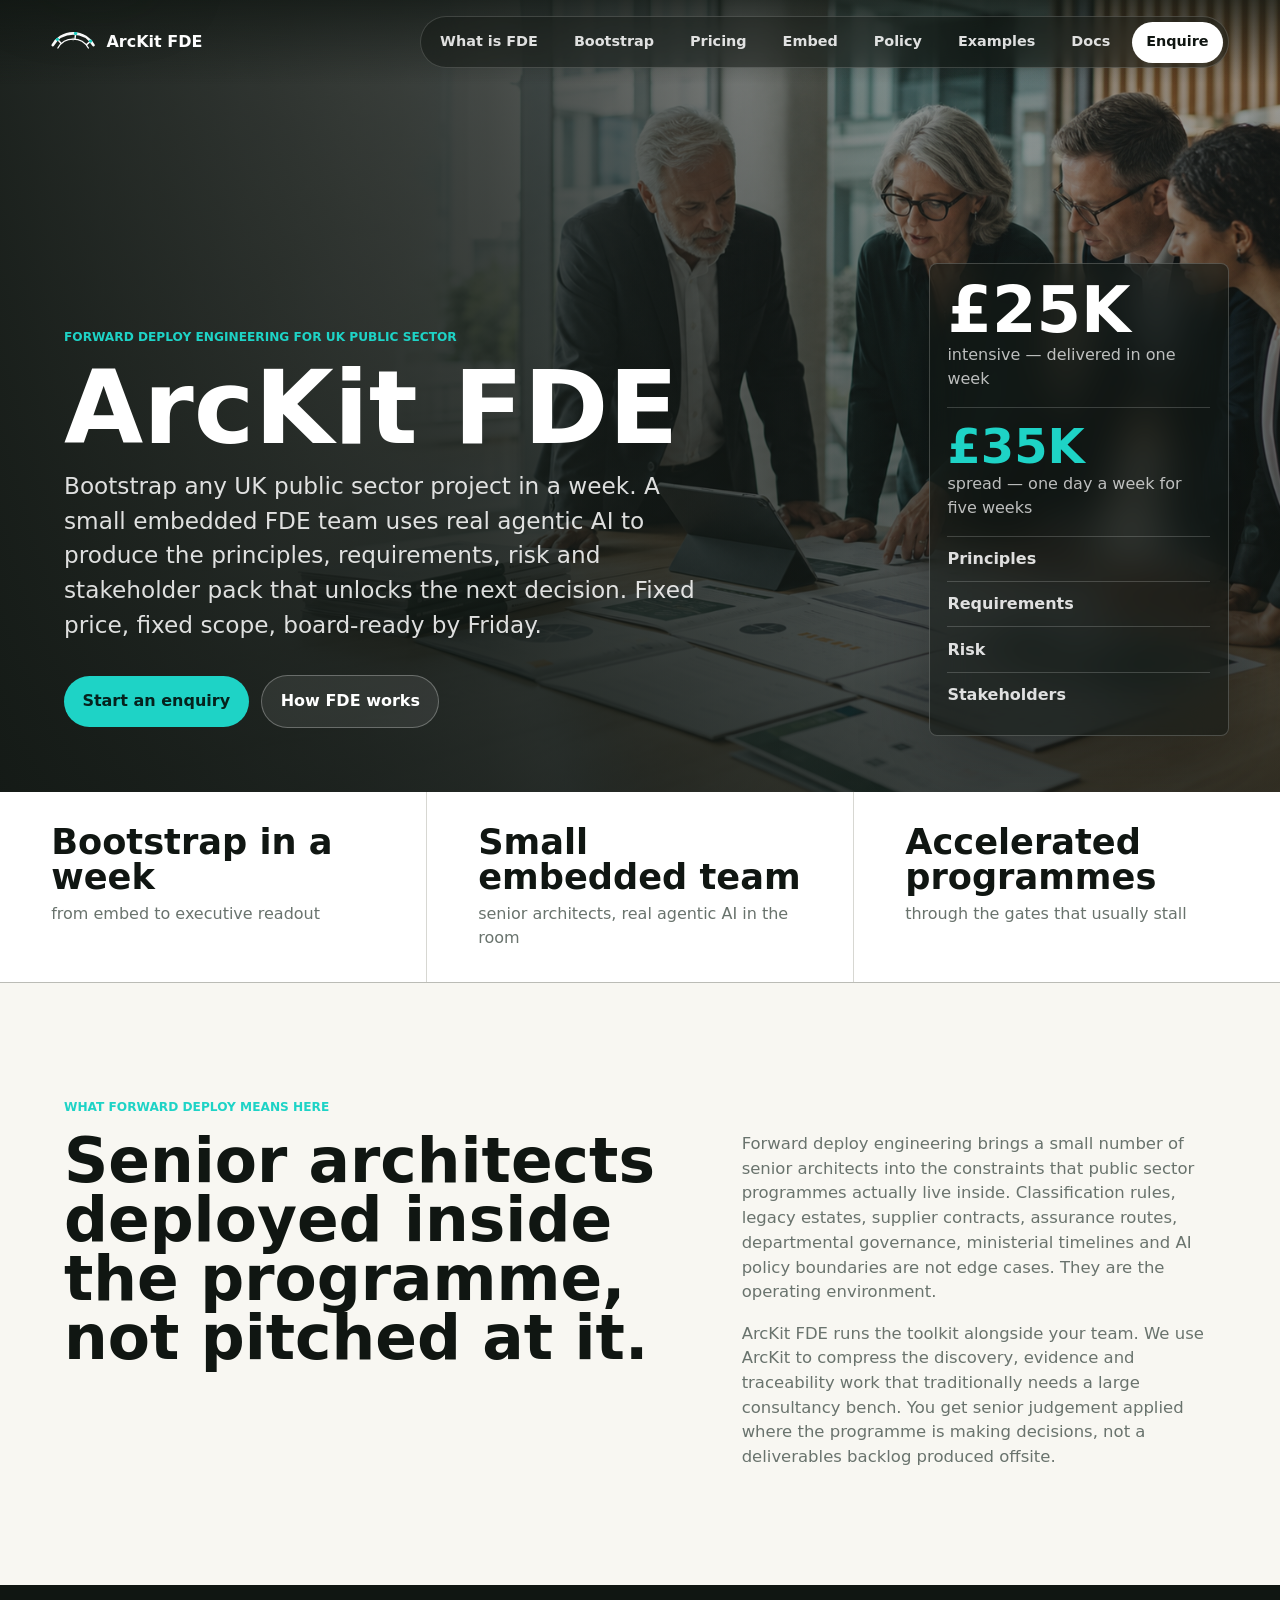
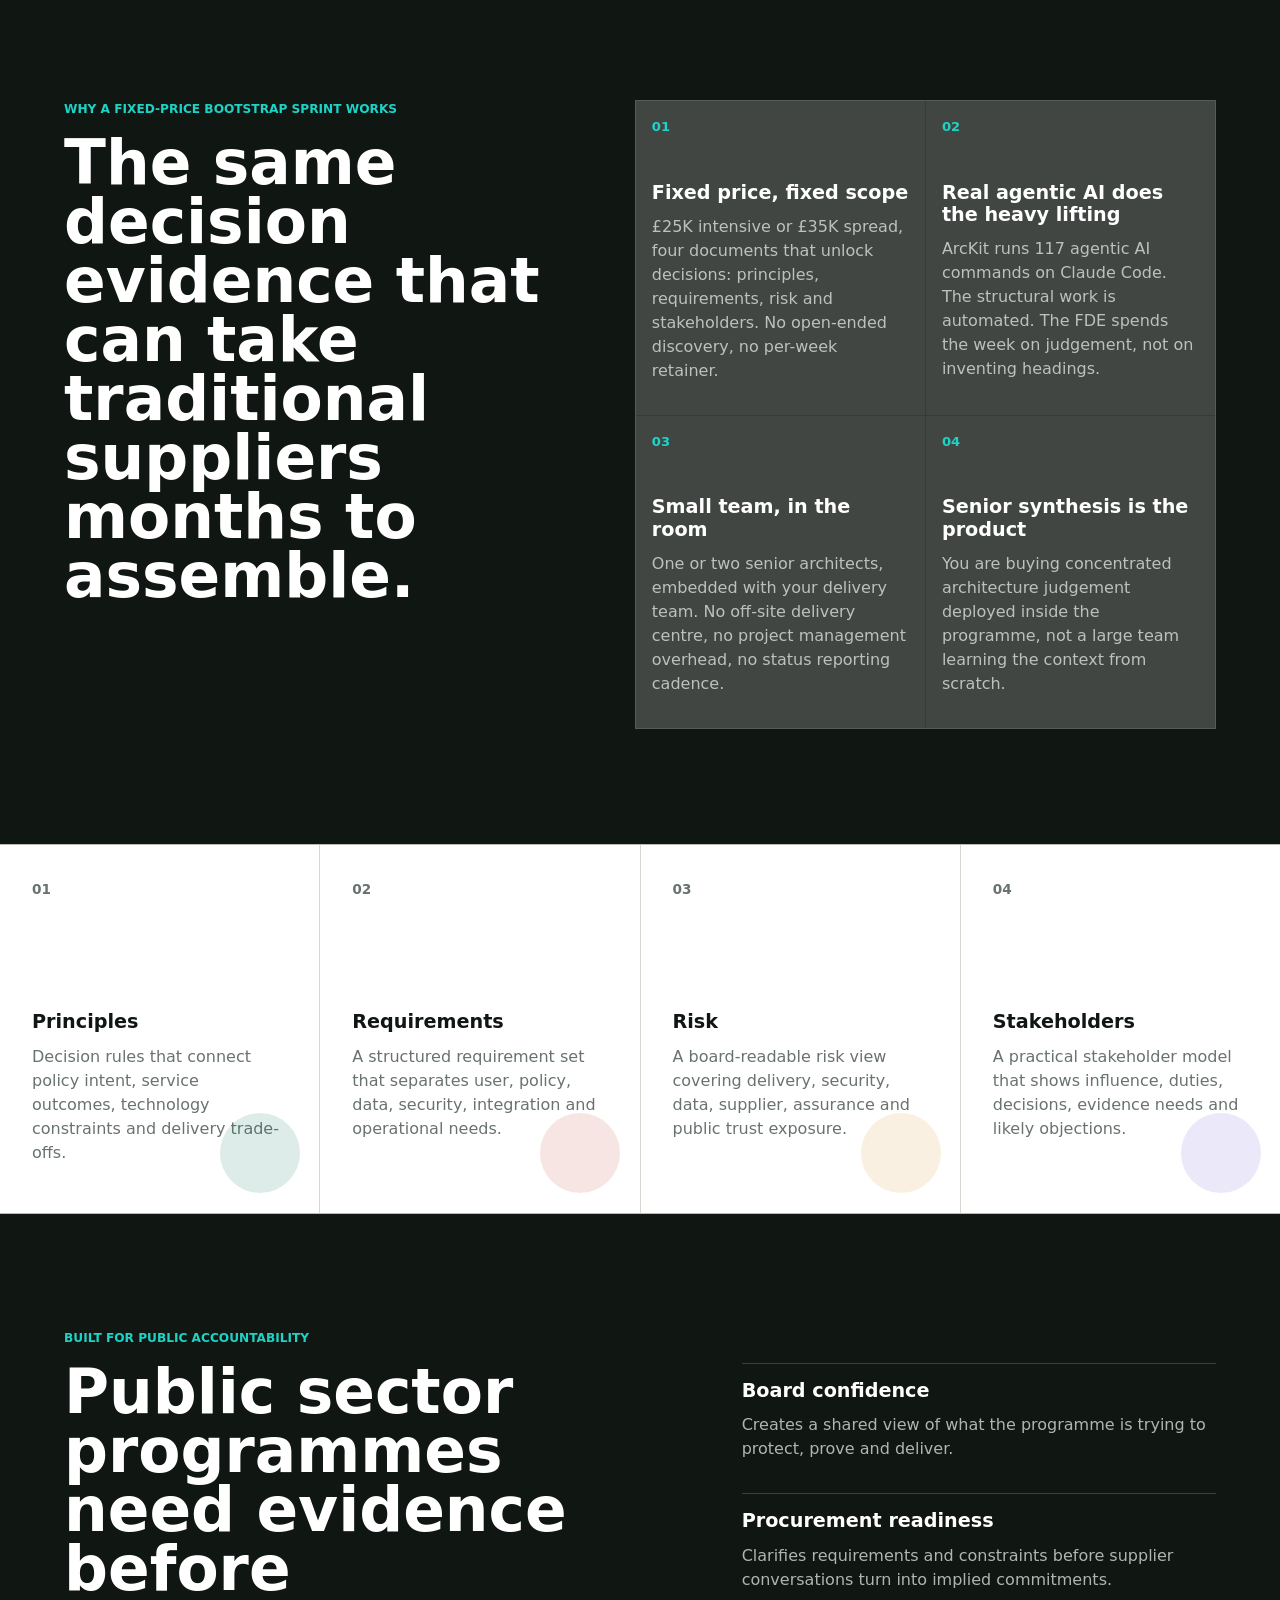
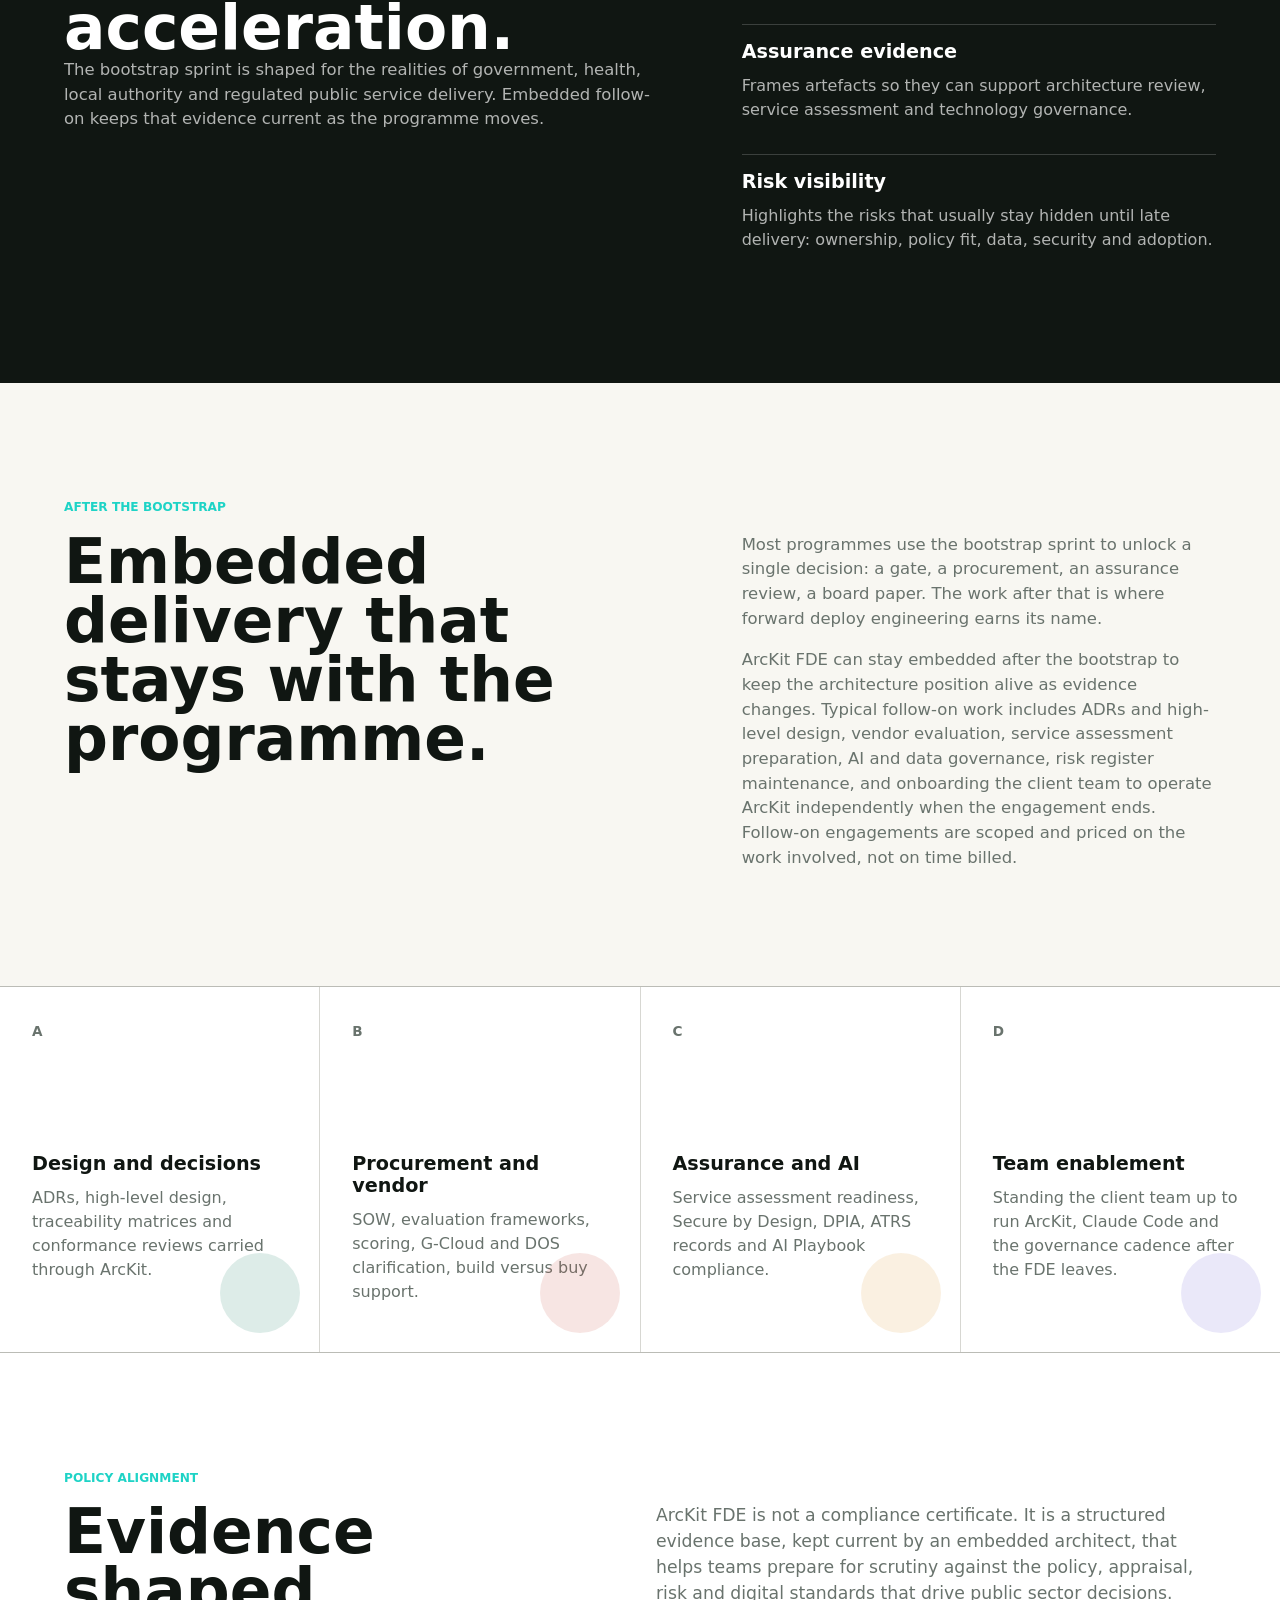
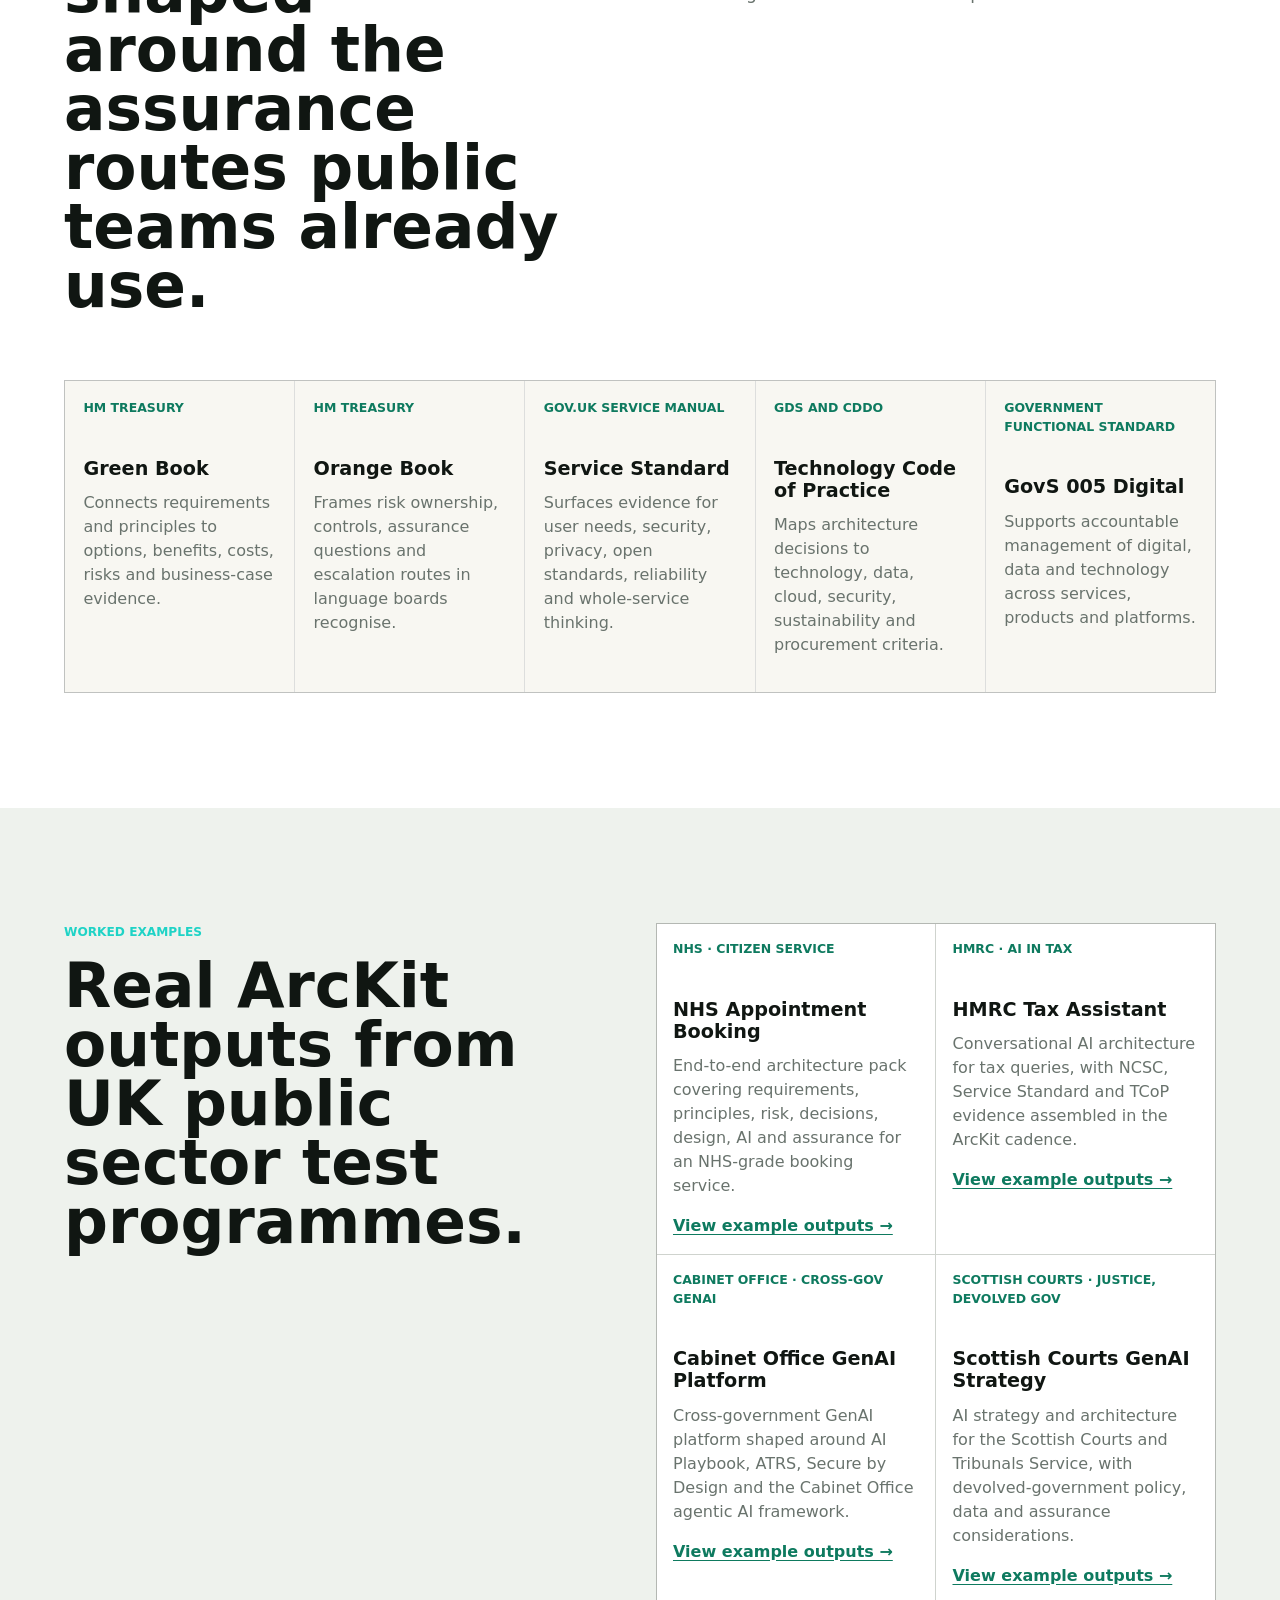
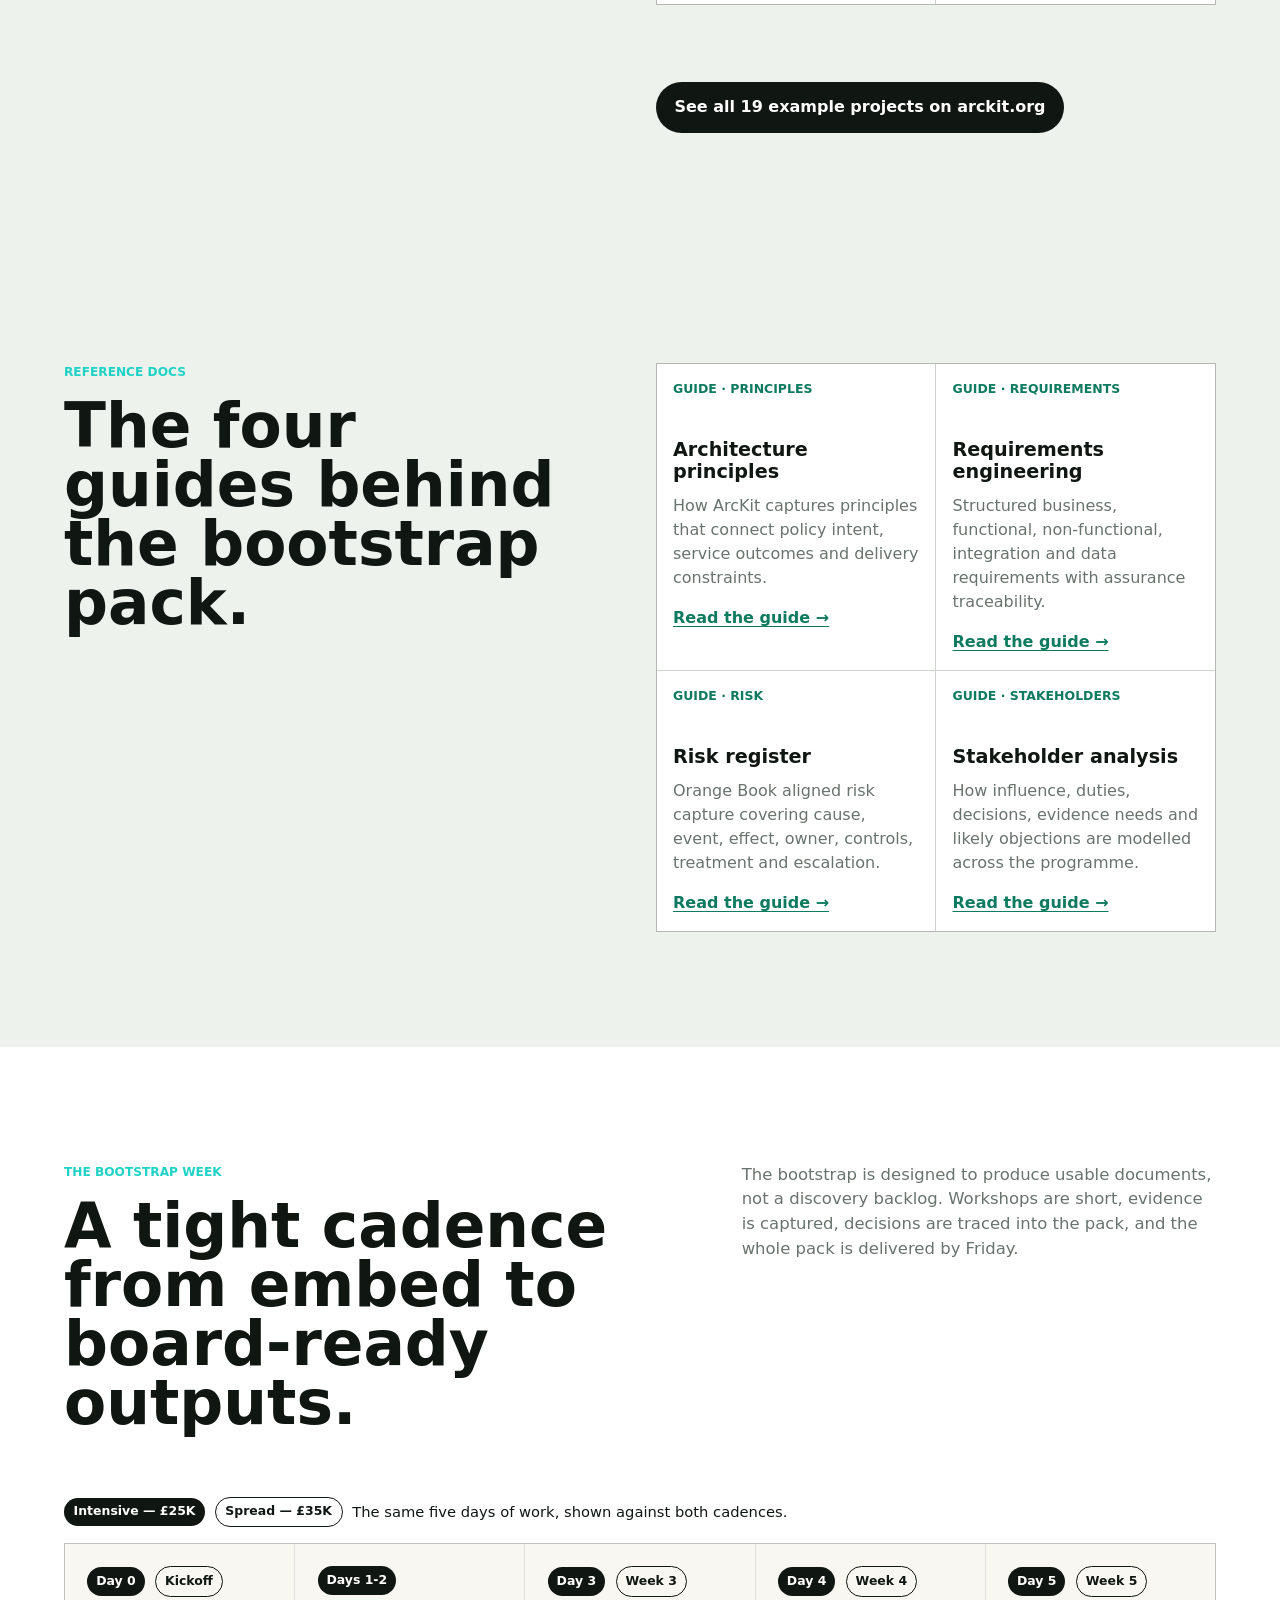
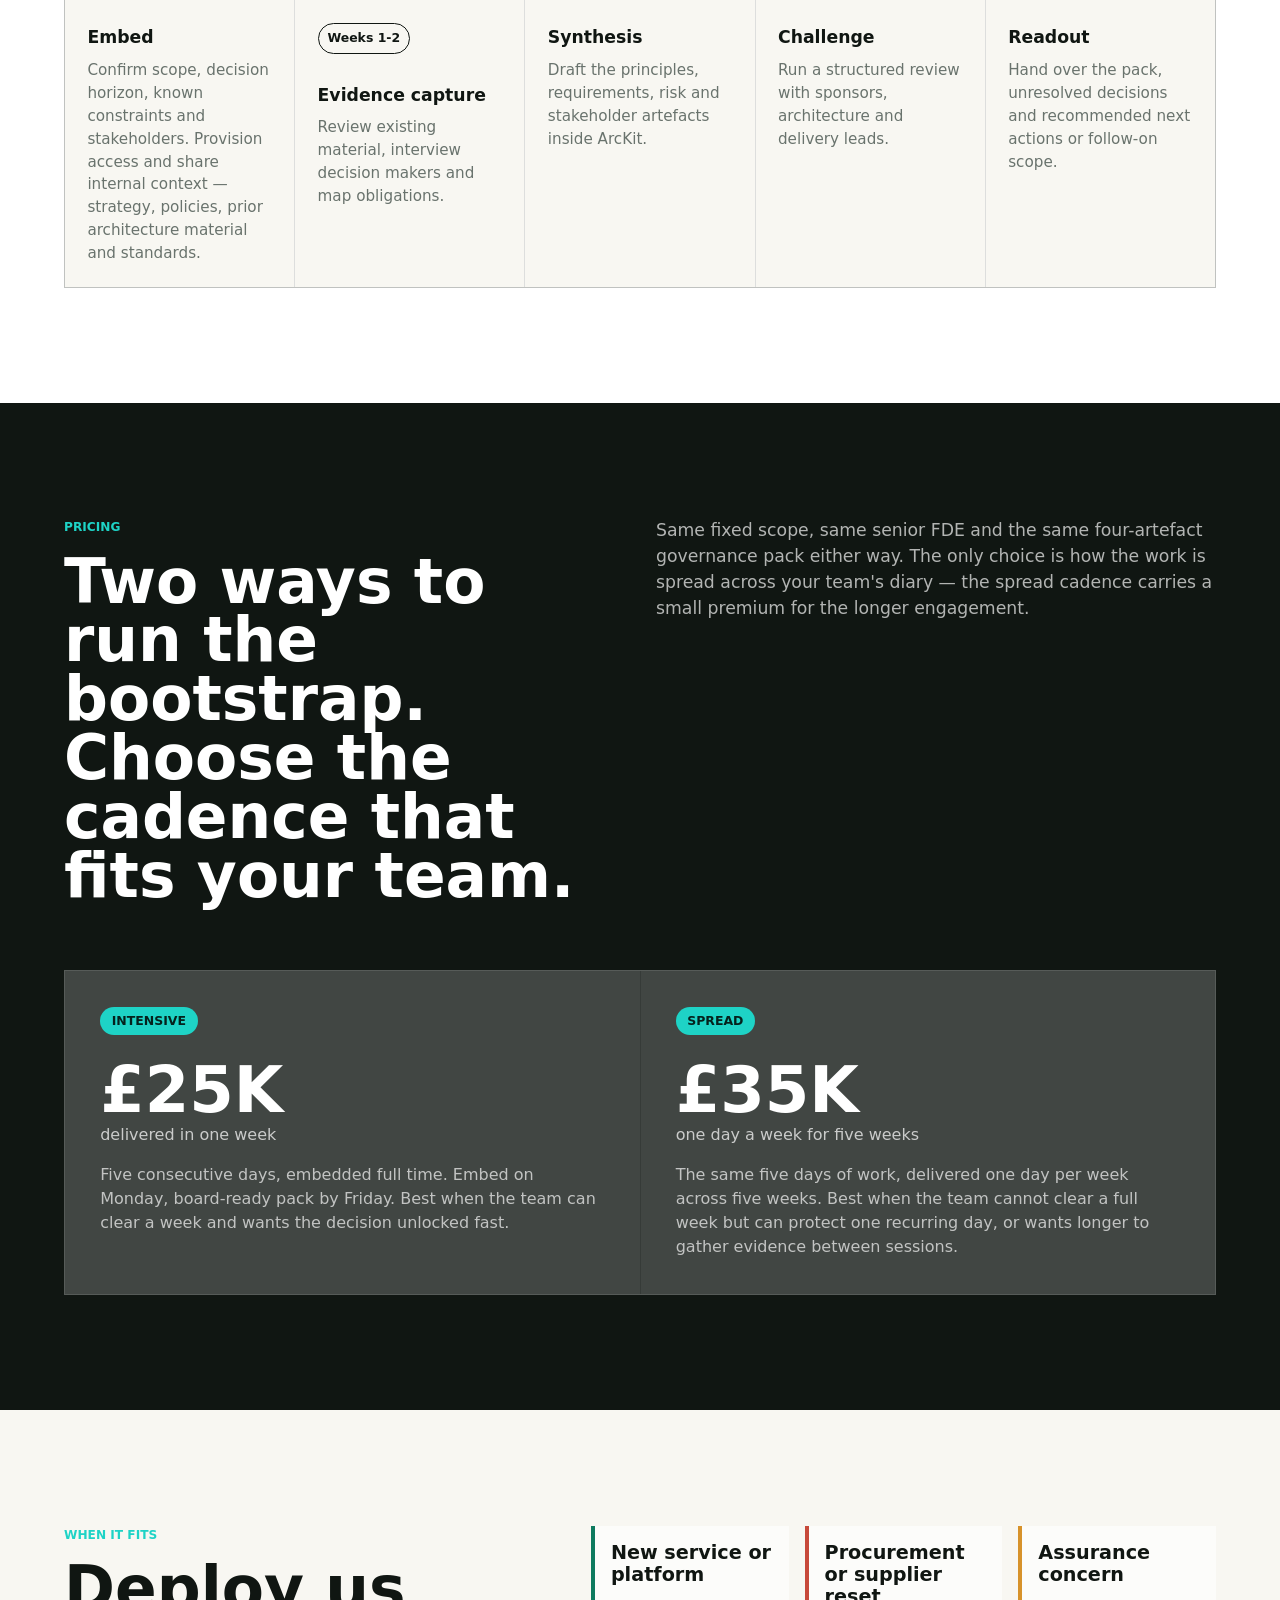
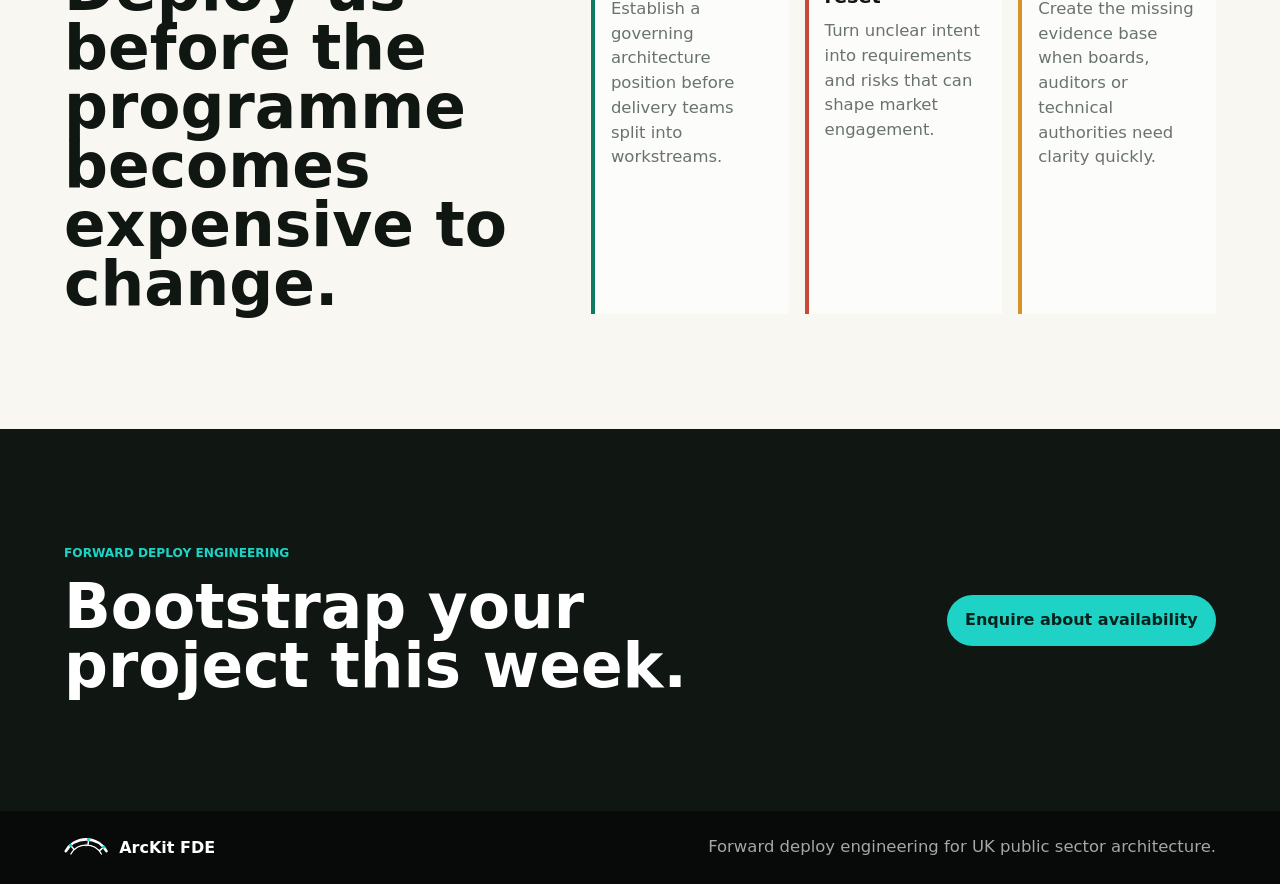
<file: index.html>
<!doctype html>
<html lang="en">
  <head>
    <meta charset="utf-8">
    <meta name="viewport" content="width=device-width, initial-scale=1">
    <title>ArcKit FDE | Bootstrap any UK public sector project in a week</title>
    <meta
      name="description"
      content="ArcKit Forward Deploy Engineering bootstraps any UK public sector project. £25K intensive in one week, or £35K spread one day a week across five weeks — fixed price for principles, requirements, risk and stakeholders, delivered by embedded senior architects using real agentic AI."
    >
    <meta name="theme-color" content="#101612">
    <link rel="canonical" href="https://tractorjuice.github.io/arckit-fde/">
    <meta property="og:title" content="ArcKit FDE | Bootstrap any UK public sector project in a week">
    <meta
      property="og:description"
      content="Bootstrap any UK public sector project. £25K intensive in one week, or £35K spread across five weeks — fixed price for the four-artefact governance pack, delivered by a small embedded FDE team running real agentic AI."
    >
    <meta property="og:type" content="website">
    <meta property="og:url" content="https://tractorjuice.github.io/arckit-fde/">
    <meta property="og:image" content="https://tractorjuice.github.io/arckit-fde/assets/hero-governance-pack.png">
    <meta name="twitter:card" content="summary_large_image">
    <link rel="icon" href="assets/arckit-mark.svg" type="image/svg+xml">
    <link rel="stylesheet" href="styles.css">
    <script type="application/ld+json">
      {
        "@context": "https://schema.org",
        "@type": "ProfessionalService",
        "name": "ArcKit Forward Deploy Engineering",
        "alternateName": "ArcKit FDE",
        "url": "https://tractorjuice.github.io/arckit-fde/",
        "description": "Forward deploy engineering for UK public sector architecture. Bootstrap any project in a week. Senior architects embedded inside delivery teams using real agentic AI to produce decision-grade governance evidence and accelerate programme delivery.",
        "areaServed": "United Kingdom",
        "offers": [
          {
            "@type": "Offer",
            "name": "Bootstrap sprint — intensive",
            "description": "Fixed-price four-artefact governance pack delivered in one intensive week",
            "price": "25000",
            "priceCurrency": "GBP"
          },
          {
            "@type": "Offer",
            "name": "Bootstrap sprint — spread",
            "description": "Fixed-price four-artefact governance pack delivered one day a week across five weeks",
            "price": "35000",
            "priceCurrency": "GBP"
          }
        ],
        "email": "mark@firstliot.uk",
        "serviceType": "Forward deploy architecture engineering for UK public sector"
      }
    </script>
  </head>
  <body>
    <a class="skip-link" href="#main">Skip to content</a>

    <header class="site-header" aria-label="Primary navigation">
      <a class="brand" href="#top" aria-label="ArcKit FDE home">
        <img src="assets/arckit-mark.svg" width="44" height="20" alt="">
        <span>ArcKit FDE</span>
      </a>
      <button class="nav-toggle" type="button" aria-expanded="false" aria-controls="primary-nav" aria-label="Open menu" onclick="var n=document.getElementById('primary-nav');var o=n.classList.toggle('nav--open');this.setAttribute('aria-expanded',o);this.setAttribute('aria-label',o?'Close menu':'Open menu')">
        <span class="nav-toggle__bar" aria-hidden="true"></span>
        <span class="nav-toggle__bar" aria-hidden="true"></span>
        <span class="nav-toggle__bar" aria-hidden="true"></span>
      </button>
      <nav id="primary-nav" onclick="if(event.target.tagName==='A'){this.classList.remove('nav--open');var b=document.querySelector('.nav-toggle');if(b){b.setAttribute('aria-expanded','false');b.setAttribute('aria-label','Open menu')}}">
        <a href="#what">What is FDE</a>
        <a href="#offer">Bootstrap</a>
        <a href="#pricing">Pricing</a>
        <a href="#embed">Embed</a>
        <a href="#policy">Policy</a>
        <a href="#examples">Examples</a>
        <a href="#docs">Docs</a>
        <a class="nav-cta" href="mailto:mark@firstliot.uk?subject=ArcKit%20FDE%20enquiry">Enquire</a>
      </nav>
    </header>

    <main id="main">
      <section class="hero" id="top" aria-labelledby="hero-title">
        <img class="hero-media" src="assets/hero-governance-pack.png" width="1672" height="941" fetchpriority="high" alt="Architecture governance documents and dashboard in a public sector office">
        <div class="hero-shade" aria-hidden="true"></div>
        <div class="hero-content">
          <p class="eyebrow">Forward Deploy Engineering for UK public sector</p>
          <h1 id="hero-title">ArcKit FDE</h1>
          <p class="hero-copy">
            Bootstrap any UK public sector project in a week. A small embedded FDE team uses real agentic AI to produce the principles, requirements, risk and stakeholder pack that unlocks the next decision. Fixed price, fixed scope, board-ready by Friday.
          </p>
          <div class="hero-actions">
            <a class="button primary" href="mailto:mark@firstliot.uk?subject=ArcKit%20FDE%20enquiry">Start an enquiry</a>
            <a class="button secondary" href="#what">How FDE works</a>
          </div>
        </div>
        <aside class="hero-panel" aria-label="Engagement summary">
          <span class="price">£25K</span>
          <span class="price-note">intensive &mdash; delivered in one week</span>
          <span class="price price-alt">£35K</span>
          <span class="price-note">spread &mdash; one day a week for five weeks</span>
          <span class="panel-line">Principles</span>
          <span class="panel-line">Requirements</span>
          <span class="panel-line">Risk</span>
          <span class="panel-line">Stakeholders</span>
        </aside>
      </section>

      <section class="signal-band" aria-label="Forward deploy outcomes">
        <div>
          <strong>Bootstrap in a week</strong>
          <span>from embed to executive readout</span>
        </div>
        <div>
          <strong>Small embedded team</strong>
          <span>senior architects, real agentic AI in the room</span>
        </div>
        <div>
          <strong>Accelerated programmes</strong>
          <span>through the gates that usually stall</span>
        </div>
      </section>

      <section class="section intro" id="what">
        <div class="section-kicker">What forward deploy means here</div>
        <div class="split">
          <div>
            <h2>Senior architects deployed inside the programme, not pitched at it.</h2>
          </div>
          <div class="intro-copy">
            <p>
              Forward deploy engineering brings a small number of senior architects into the constraints that public sector programmes actually live inside. Classification rules, legacy estates, supplier contracts, assurance routes, departmental governance, ministerial timelines and AI policy boundaries are not edge cases. They are the operating environment.
            </p>
            <p>
              ArcKit FDE runs the toolkit alongside your team. We use ArcKit to compress the discovery, evidence and traceability work that traditionally needs a large consultancy bench. You get senior judgement applied where the programme is making decisions, not a deliverables backlog produced offsite.
            </p>
          </div>
        </div>
      </section>

      <section class="value-section" aria-labelledby="value-title">
        <div>
          <div class="section-kicker">Why a fixed-price bootstrap sprint works</div>
          <h2 id="value-title">The same decision evidence that can take traditional suppliers months to assemble.</h2>
        </div>
        <div class="value-grid">
          <article>
            <span>01</span>
            <h3>Fixed price, fixed scope</h3>
            <p>£25K intensive or £35K spread, four documents that unlock decisions: principles, requirements, risk and stakeholders. No open-ended discovery, no per-week retainer.</p>
          </article>
          <article>
            <span>02</span>
            <h3>Real agentic AI does the heavy lifting</h3>
            <p>ArcKit runs 117 agentic AI commands on Claude Code. The structural work is automated. The FDE spends the week on judgement, not on inventing headings.</p>
          </article>
          <article>
            <span>03</span>
            <h3>Small team, in the room</h3>
            <p>One or two senior architects, embedded with your delivery team. No off-site delivery centre, no project management overhead, no status reporting cadence.</p>
          </article>
          <article>
            <span>04</span>
            <h3>Senior synthesis is the product</h3>
            <p>You are buying concentrated architecture judgement deployed inside the programme, not a large team learning the context from scratch.</p>
          </article>
        </div>
      </section>

      <section class="document-grid" id="offer" aria-label="Bootstrap pack">
        <article class="doc-card accent-green">
          <span class="doc-index">01</span>
          <h3>Principles</h3>
          <p>Decision rules that connect policy intent, service outcomes, technology constraints and delivery trade-offs.</p>
        </article>
        <article class="doc-card accent-red">
          <span class="doc-index">02</span>
          <h3>Requirements</h3>
          <p>A structured requirement set that separates user, policy, data, security, integration and operational needs.</p>
        </article>
        <article class="doc-card accent-amber">
          <span class="doc-index">03</span>
          <h3>Risk</h3>
          <p>A board-readable risk view covering delivery, security, data, supplier, assurance and public trust exposure.</p>
        </article>
        <article class="doc-card accent-ink">
          <span class="doc-index">04</span>
          <h3>Stakeholders</h3>
          <p>A practical stakeholder model that shows influence, duties, decisions, evidence needs and likely objections.</p>
        </article>
      </section>

      <section class="section public-sector" id="public-sector">
        <div class="section-kicker">Built for public accountability</div>
        <div class="split">
          <div>
            <h2>Public sector programmes need evidence before acceleration.</h2>
            <p class="lead">
              The bootstrap sprint is shaped for the realities of government, health, local authority and regulated public service delivery. Embedded follow-on keeps that evidence current as the programme moves.
            </p>
          </div>
          <div class="benefit-list">
            <div>
              <h3>Board confidence</h3>
              <p>Creates a shared view of what the programme is trying to protect, prove and deliver.</p>
            </div>
            <div>
              <h3>Procurement readiness</h3>
              <p>Clarifies requirements and constraints before supplier conversations turn into implied commitments.</p>
            </div>
            <div>
              <h3>Assurance evidence</h3>
              <p>Frames artefacts so they can support architecture review, service assessment and technology governance.</p>
            </div>
            <div>
              <h3>Risk visibility</h3>
              <p>Highlights the risks that usually stay hidden until late delivery: ownership, policy fit, data, security and adoption.</p>
            </div>
          </div>
        </div>
      </section>

      <section class="section intro" id="embed">
        <div class="section-kicker">After the bootstrap</div>
        <div class="split">
          <div>
            <h2>Embedded delivery that stays with the programme.</h2>
          </div>
          <div class="intro-copy">
            <p>
              Most programmes use the bootstrap sprint to unlock a single decision: a gate, a procurement, an assurance review, a board paper. The work after that is where forward deploy engineering earns its name.
            </p>
            <p>
              ArcKit FDE can stay embedded after the bootstrap to keep the architecture position alive as evidence changes. Typical follow-on work includes ADRs and high-level design, vendor evaluation, service assessment preparation, AI and data governance, risk register maintenance, and onboarding the client team to operate ArcKit independently when the engagement ends. Follow-on engagements are scoped and priced on the work involved, not on time billed.
            </p>
          </div>
        </div>
      </section>

      <section class="document-grid" aria-label="Forward deploy follow-on areas">
        <article class="doc-card accent-green">
          <span class="doc-index">A</span>
          <h3>Design and decisions</h3>
          <p>ADRs, high-level design, traceability matrices and conformance reviews carried through ArcKit.</p>
        </article>
        <article class="doc-card accent-red">
          <span class="doc-index">B</span>
          <h3>Procurement and vendor</h3>
          <p>SOW, evaluation frameworks, scoring, G-Cloud and DOS clarification, build versus buy support.</p>
        </article>
        <article class="doc-card accent-amber">
          <span class="doc-index">C</span>
          <h3>Assurance and AI</h3>
          <p>Service assessment readiness, Secure by Design, DPIA, ATRS records and AI Playbook compliance.</p>
        </article>
        <article class="doc-card accent-ink">
          <span class="doc-index">D</span>
          <h3>Team enablement</h3>
          <p>Standing the client team up to run ArcKit, Claude Code and the governance cadence after the FDE leaves.</p>
        </article>
      </section>

      <section class="policy-section" id="policy" aria-labelledby="policy-title">
        <div class="section-kicker">Policy alignment</div>
        <div class="policy-header">
          <h2 id="policy-title">Evidence shaped around the assurance routes public teams already use.</h2>
          <p>
            ArcKit FDE is not a compliance certificate. It is a structured evidence base, kept current by an embedded architect, that helps teams prepare for scrutiny against the policy, appraisal, risk and digital standards that drive public sector decisions.
          </p>
        </div>
        <div class="policy-grid">
          <a href="https://www.gov.uk/government/publications/the-green-book-appraisal-and-evaluation-in-central-government" rel="noopener">
            <span>HM Treasury</span>
            <h3>Green Book</h3>
            <p>Connects requirements and principles to options, benefits, costs, risks and business-case evidence.</p>
          </a>
          <a href="https://www.gov.uk/government/publications/orange-book" rel="noopener">
            <span>HM Treasury</span>
            <h3>Orange Book</h3>
            <p>Frames risk ownership, controls, assurance questions and escalation routes in language boards recognise.</p>
          </a>
          <a href="https://www.gov.uk/service-manual/digital-by-default" rel="noopener">
            <span>GOV.UK Service Manual</span>
            <h3>Service Standard</h3>
            <p>Surfaces evidence for user needs, security, privacy, open standards, reliability and whole-service thinking.</p>
          </a>
          <a href="https://www.gov.uk/guidance/the-technology-code-of-practice" rel="noopener">
            <span>GDS and CDDO</span>
            <h3>Technology Code of Practice</h3>
            <p>Maps architecture decisions to technology, data, cloud, security, sustainability and procurement criteria.</p>
          </a>
          <a href="https://www.gov.uk/government/publications/government-functional-standard-govs-005-digital" rel="noopener">
            <span>Government functional standard</span>
            <h3>GovS 005 Digital</h3>
            <p>Supports accountable management of digital, data and technology across services, products and platforms.</p>
          </a>
        </div>
      </section>

      <section class="samples-section" id="examples" aria-labelledby="examples-title">
        <div>
          <div class="section-kicker">Worked examples</div>
          <h2 id="examples-title">Real ArcKit outputs from UK public sector test programmes.</h2>
        </div>
        <div class="sample-preview">
          <article>
            <span>NHS &middot; citizen service</span>
            <h3>NHS Appointment Booking</h3>
            <p>End-to-end architecture pack covering requirements, principles, risk, decisions, design, AI and assurance for an NHS-grade booking service.</p>
            <p><a href="https://tractorjuice.github.io/arckit-test-project-v7-nhs-appointment/" rel="noopener">View example outputs &rarr;</a></p>
          </article>
          <article>
            <span>HMRC &middot; AI in tax</span>
            <h3>HMRC Tax Assistant</h3>
            <p>Conversational AI architecture for tax queries, with NCSC, Service Standard and TCoP evidence assembled in the ArcKit cadence.</p>
            <p><a href="https://tractorjuice.github.io/arckit-test-project-v2-hmrc-chatbot/" rel="noopener">View example outputs &rarr;</a></p>
          </article>
          <article>
            <span>Cabinet Office &middot; cross-gov GenAI</span>
            <h3>Cabinet Office GenAI Platform</h3>
            <p>Cross-government GenAI platform shaped around AI Playbook, ATRS, Secure by Design and the Cabinet Office agentic AI framework.</p>
            <p><a href="https://tractorjuice.github.io/arckit-test-project-v9-cabinet-office-genai/" rel="noopener">View example outputs &rarr;</a></p>
          </article>
          <article>
            <span>Scottish Courts &middot; justice, devolved gov</span>
            <h3>Scottish Courts GenAI Strategy</h3>
            <p>AI strategy and architecture for the Scottish Courts and Tribunals Service, with devolved-government policy, data and assurance considerations.</p>
            <p><a href="https://tractorjuice.github.io/arckit-test-project-v14-scottish-courts/" rel="noopener">View example outputs &rarr;</a></p>
          </article>
        </div>
        <a class="button dark" href="https://arckit.org/use-cases.html" rel="noopener">See all 19 example projects on arckit.org</a>
      </section>

      <section class="samples-section" id="docs" aria-labelledby="docs-title">
        <div>
          <div class="section-kicker">Reference docs</div>
          <h2 id="docs-title">The four guides behind the bootstrap pack.</h2>
        </div>
        <div class="sample-preview">
          <article>
            <span>Guide &middot; principles</span>
            <h3>Architecture principles</h3>
            <p>How ArcKit captures principles that connect policy intent, service outcomes and delivery constraints.</p>
            <p><a href="https://arckit.org/guide-viewer.html?guide=principles" rel="noopener">Read the guide &rarr;</a></p>
          </article>
          <article>
            <span>Guide &middot; requirements</span>
            <h3>Requirements engineering</h3>
            <p>Structured business, functional, non-functional, integration and data requirements with assurance traceability.</p>
            <p><a href="https://arckit.org/guide-viewer.html?guide=requirements" rel="noopener">Read the guide &rarr;</a></p>
          </article>
          <article>
            <span>Guide &middot; risk</span>
            <h3>Risk register</h3>
            <p>Orange Book aligned risk capture covering cause, event, effect, owner, controls, treatment and escalation.</p>
            <p><a href="https://arckit.org/guide-viewer.html?guide=risk" rel="noopener">Read the guide &rarr;</a></p>
          </article>
          <article>
            <span>Guide &middot; stakeholders</span>
            <h3>Stakeholder analysis</h3>
            <p>How influence, duties, decisions, evidence needs and likely objections are modelled across the programme.</p>
            <p><a href="https://arckit.org/guide-viewer.html?guide=stakeholders" rel="noopener">Read the guide &rarr;</a></p>
          </article>
        </div>
      </section>

      <section class="delivery" id="delivery" aria-labelledby="delivery-title">
        <div class="delivery-header">
          <div>
            <div class="section-kicker">The bootstrap week</div>
            <h2 id="delivery-title">A tight cadence from embed to board-ready outputs.</h2>
          </div>
          <p>
            The bootstrap is designed to produce usable documents, not a discovery backlog. Workshops are short, evidence is captured, decisions are traced into the pack, and the whole pack is delivered by Friday.
          </p>
        </div>
        <p class="timeline-legend">
          <span class="timeline-key intensive">Intensive &mdash; &pound;25K</span>
          <span class="timeline-key spread">Spread &mdash; &pound;35K</span>
          The same five days of work, shown against both cadences.
        </p>
        <ol class="timeline">
          <li>
            <span>Day 0</span>
            <span class="timeline-alt">Kickoff</span>
            <strong>Embed</strong>
            <p>Confirm scope, decision horizon, known constraints and stakeholders. Provision access and share internal context — strategy, policies, prior architecture material and standards.</p>
          </li>
          <li>
            <span>Days 1-2</span>
            <span class="timeline-alt">Weeks 1-2</span>
            <strong>Evidence capture</strong>
            <p>Review existing material, interview decision makers and map obligations.</p>
          </li>
          <li>
            <span>Day 3</span>
            <span class="timeline-alt">Week 3</span>
            <strong>Synthesis</strong>
            <p>Draft the principles, requirements, risk and stakeholder artefacts inside ArcKit.</p>
          </li>
          <li>
            <span>Day 4</span>
            <span class="timeline-alt">Week 4</span>
            <strong>Challenge</strong>
            <p>Run a structured review with sponsors, architecture and delivery leads.</p>
          </li>
          <li>
            <span>Day 5</span>
            <span class="timeline-alt">Week 5</span>
            <strong>Readout</strong>
            <p>Hand over the pack, unresolved decisions and recommended next actions or follow-on scope.</p>
          </li>
        </ol>
      </section>

      <section class="pricing" id="pricing" aria-labelledby="pricing-title">
        <div class="pricing-header">
          <div>
            <div class="section-kicker">Pricing</div>
            <h2 id="pricing-title">Two ways to run the bootstrap. Choose the cadence that fits your team.</h2>
          </div>
          <p>
            Same fixed scope, same senior FDE and the same four-artefact governance pack either way. The only choice is how the work is spread across your team's diary — the spread cadence carries a small premium for the longer engagement.
          </p>
        </div>
        <div class="pricing-grid">
          <article class="pricing-card">
            <span class="pricing-tag">Intensive</span>
            <span class="price">£25K</span>
            <span class="price-note">delivered in one week</span>
            <p>Five consecutive days, embedded full time. Embed on Monday, board-ready pack by Friday. Best when the team can clear a week and wants the decision unlocked fast.</p>
          </article>
          <article class="pricing-card">
            <span class="pricing-tag">Spread</span>
            <span class="price">£35K</span>
            <span class="price-note">one day a week for five weeks</span>
            <p>The same five days of work, delivered one day per week across five weeks. Best when the team cannot clear a full week but can protect one recurring day, or wants longer to gather evidence between sessions.</p>
          </article>
        </div>
      </section>

      <section class="outcomes" aria-label="When to use ArcKit FDE">
        <div class="outcome-copy">
          <div class="section-kicker">When it fits</div>
          <h2>Deploy us before the programme becomes expensive to change.</h2>
        </div>
        <div class="outcome-columns">
          <div>
            <h3>New service or platform</h3>
            <p>Establish a governing architecture position before delivery teams split into workstreams.</p>
          </div>
          <div>
            <h3>Procurement or supplier reset</h3>
            <p>Turn unclear intent into requirements and risks that can shape market engagement.</p>
          </div>
          <div>
            <h3>Assurance concern</h3>
            <p>Create the missing evidence base when boards, auditors or technical authorities need clarity quickly.</p>
          </div>
        </div>
      </section>

      <section class="cta-section" aria-labelledby="cta-title">
        <div>
          <p class="eyebrow">Forward deploy engineering</p>
          <h2 id="cta-title">Bootstrap your project this week.</h2>
        </div>
        <a class="button primary" href="mailto:mark@firstliot.uk?subject=ArcKit%20FDE%20enquiry">Enquire about availability</a>
      </section>
    </main>

    <footer>
      <div class="footer-brand">
        <img src="assets/arckit-mark.svg" width="38" height="18" alt="">
        <span>ArcKit FDE</span>
      </div>
      <p>Forward deploy engineering for UK public sector architecture.</p>
    </footer>
  </body>
</html>
</file>
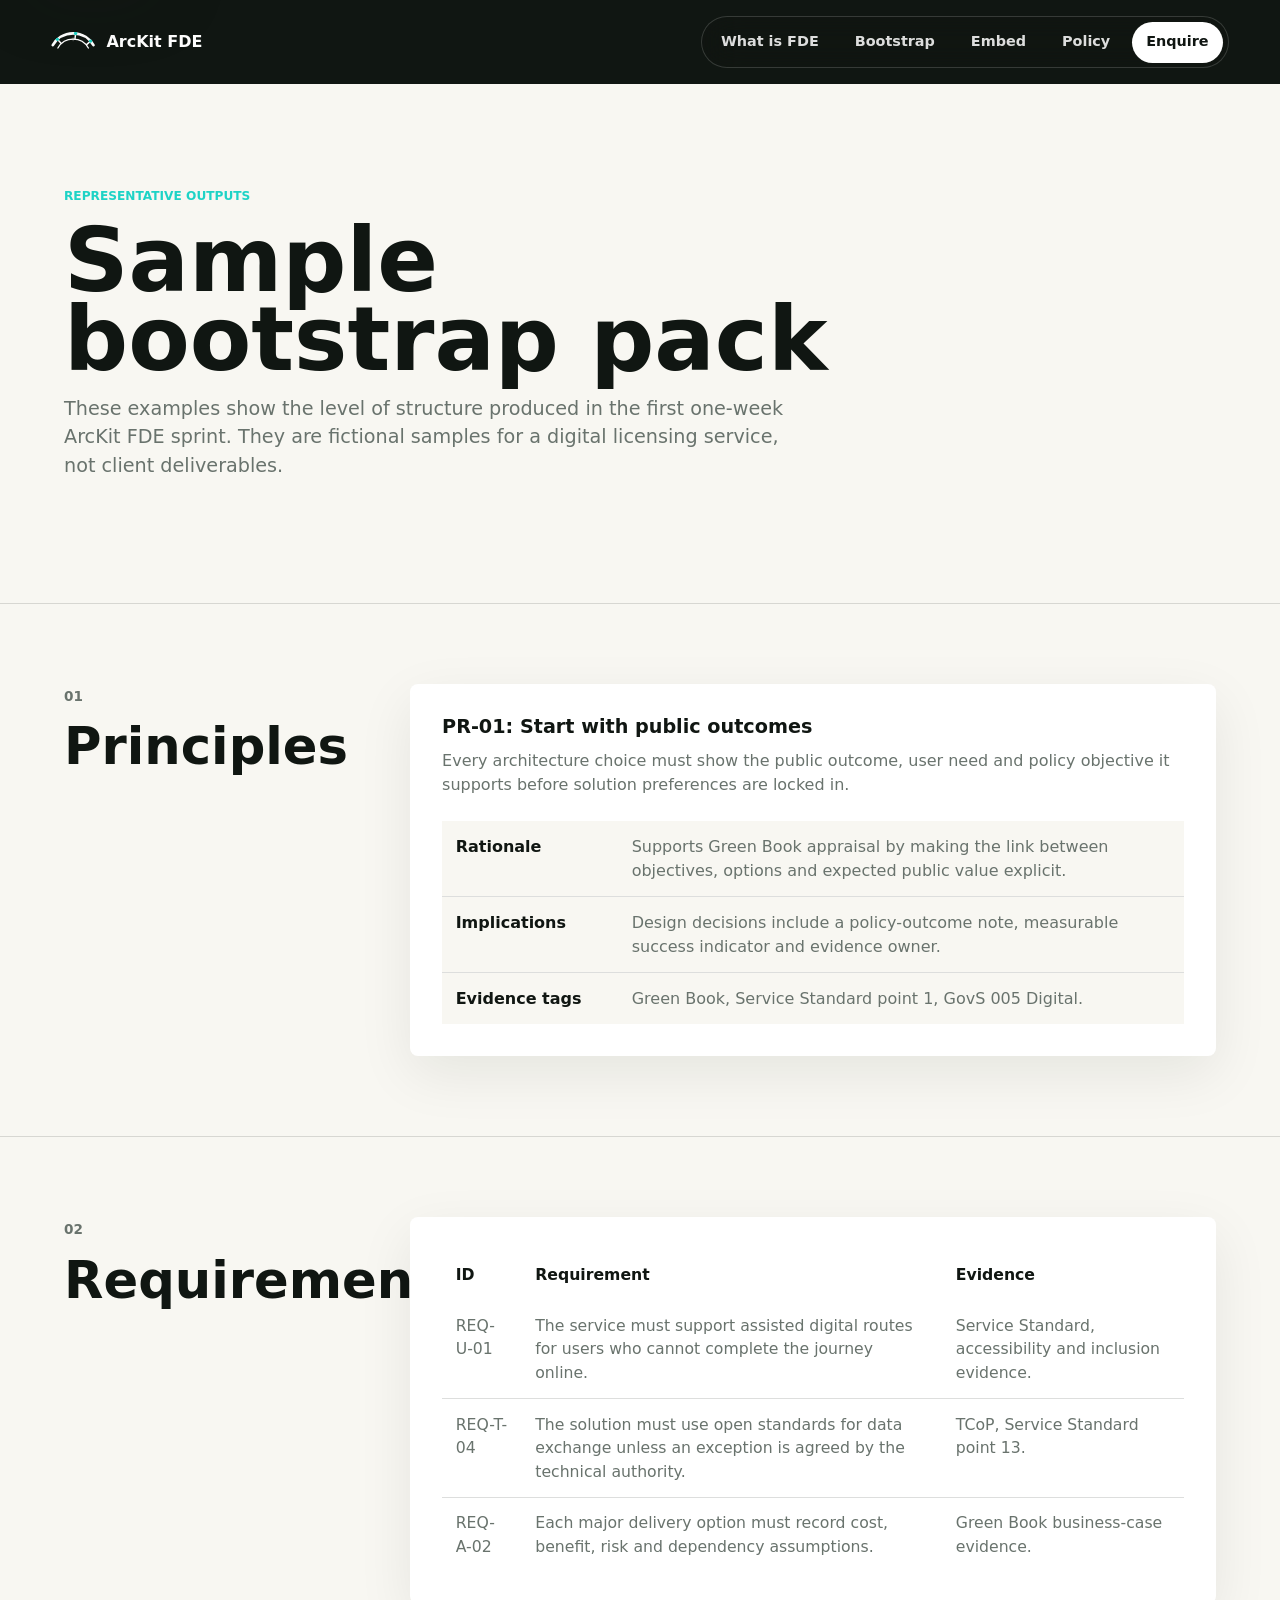
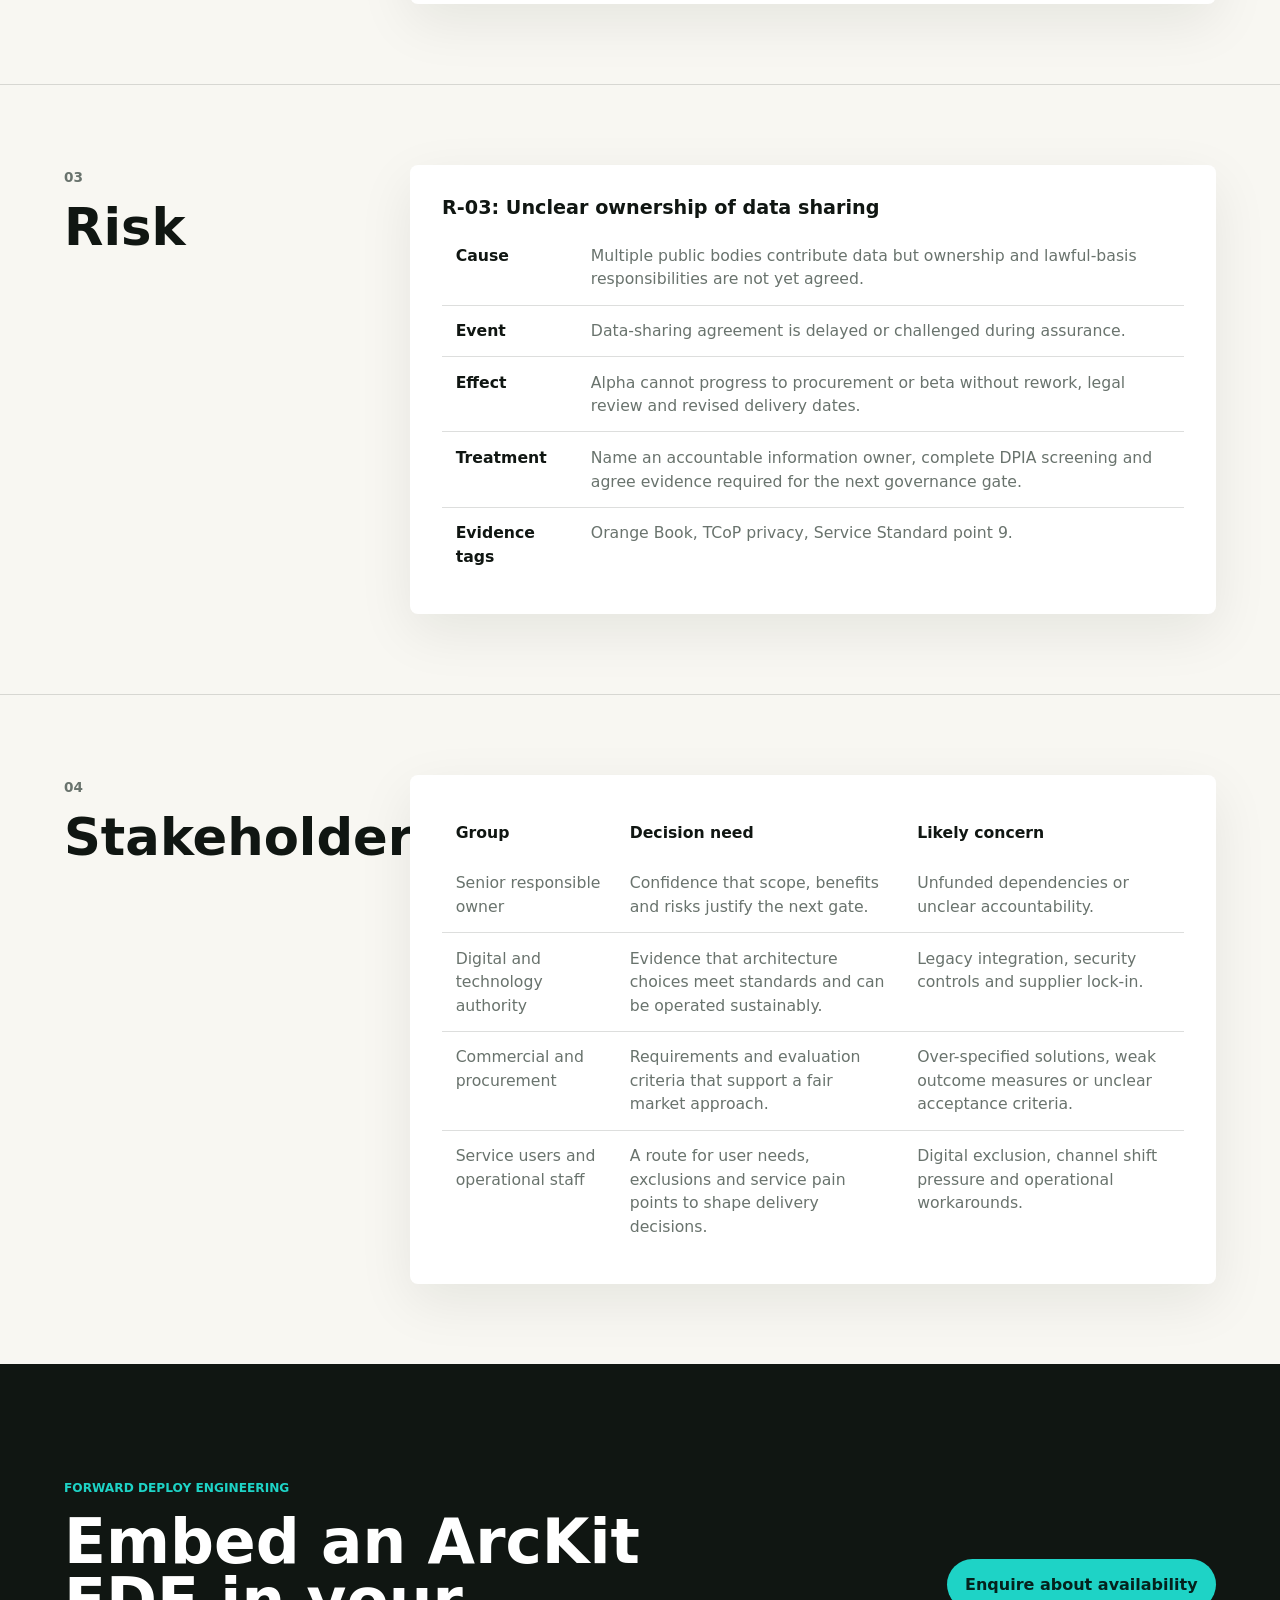
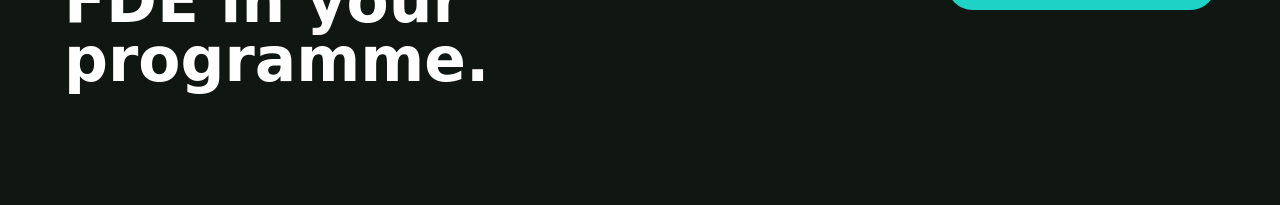
<file: samples/governance-pack.html>
<!doctype html>
<html lang="en">
  <head>
    <meta charset="utf-8">
    <meta name="viewport" content="width=device-width, initial-scale=1">
    <title>Sample First-Sprint Pack | ArcKit FDE</title>
    <meta
      name="description"
      content="Sample ArcKit Forward Deploy Engineering outputs from the bootstrap sprint: principles, requirements, risk and stakeholders for a UK public sector programme."
    >
    <link rel="canonical" href="https://tractorjuice.github.io/arckit-fde/samples/governance-pack.html">
    <meta property="og:title" content="Sample First-Sprint Pack | ArcKit FDE">
    <meta
      property="og:description"
      content="Representative examples of the principles, requirements, risk and stakeholder outputs produced in the first ArcKit FDE sprint."
    >
    <meta property="og:type" content="article">
    <meta property="og:url" content="https://tractorjuice.github.io/arckit-fde/samples/governance-pack.html">
    <meta property="og:image" content="https://tractorjuice.github.io/arckit-fde/assets/hero-governance-pack.png">
    <meta name="twitter:card" content="summary_large_image">
    <link rel="icon" href="../assets/arckit-mark.svg" type="image/svg+xml">
    <link rel="stylesheet" href="../styles.css">
  </head>
  <body class="subpage">
    <a class="skip-link" href="#main">Skip to content</a>

    <header class="site-header" aria-label="Primary navigation">
      <a class="brand" href="../index.html" aria-label="ArcKit FDE home">
        <img src="../assets/arckit-mark.svg" width="44" height="20" alt="">
        <span>ArcKit FDE</span>
      </a>
      <button class="nav-toggle" type="button" aria-expanded="false" aria-controls="primary-nav" aria-label="Open menu" onclick="var n=document.getElementById('primary-nav');var o=n.classList.toggle('nav--open');this.setAttribute('aria-expanded',o);this.setAttribute('aria-label',o?'Close menu':'Open menu')">
        <span class="nav-toggle__bar" aria-hidden="true"></span>
        <span class="nav-toggle__bar" aria-hidden="true"></span>
        <span class="nav-toggle__bar" aria-hidden="true"></span>
      </button>
      <nav id="primary-nav" onclick="if(event.target.tagName==='A'){this.classList.remove('nav--open');var b=document.querySelector('.nav-toggle');if(b){b.setAttribute('aria-expanded','false');b.setAttribute('aria-label','Open menu')}}">
        <a href="../index.html#what">What is FDE</a>
        <a href="../index.html#offer">Bootstrap</a>
        <a href="../index.html#embed">Embed</a>
        <a href="../index.html#policy">Policy</a>
        <a class="nav-cta" href="mailto:mark@firstliot.uk?subject=ArcKit%20FDE%20enquiry">Enquire</a>
      </nav>
    </header>

    <main id="main" class="sample-page">
      <section class="sample-hero">
        <div class="section-kicker">Representative outputs</div>
        <h1>Sample bootstrap pack</h1>
        <p>
          These examples show the level of structure produced in the first one-week ArcKit FDE sprint. They are fictional samples for a digital licensing service, not client deliverables.
        </p>
      </section>

      <section class="sample-output" aria-labelledby="principles-title">
        <div>
          <span class="doc-index">01</span>
          <h2 id="principles-title">Principles</h2>
        </div>
        <div class="sample-block">
          <h3>PR-01: Start with public outcomes</h3>
          <p>
            Every architecture choice must show the public outcome, user need and policy objective it supports before solution preferences are locked in.
          </p>
          <dl>
            <div>
              <dt>Rationale</dt>
              <dd>Supports Green Book appraisal by making the link between objectives, options and expected public value explicit.</dd>
            </div>
            <div>
              <dt>Implications</dt>
              <dd>Design decisions include a policy-outcome note, measurable success indicator and evidence owner.</dd>
            </div>
            <div>
              <dt>Evidence tags</dt>
              <dd>Green Book, Service Standard point 1, GovS 005 Digital.</dd>
            </div>
          </dl>
        </div>
      </section>

      <section class="sample-output" aria-labelledby="requirements-title">
        <div>
          <span class="doc-index">02</span>
          <h2 id="requirements-title">Requirements</h2>
        </div>
        <div class="sample-block">
          <table>
            <thead>
              <tr>
                <th>ID</th>
                <th>Requirement</th>
                <th>Evidence</th>
              </tr>
            </thead>
            <tbody>
              <tr>
                <td data-label="ID">REQ-U-01</td>
                <td data-label="Requirement">The service must support assisted digital routes for users who cannot complete the journey online.</td>
                <td data-label="Evidence">Service Standard, accessibility and inclusion evidence.</td>
              </tr>
              <tr>
                <td data-label="ID">REQ-T-04</td>
                <td data-label="Requirement">The solution must use open standards for data exchange unless an exception is agreed by the technical authority.</td>
                <td data-label="Evidence">TCoP, Service Standard point 13.</td>
              </tr>
              <tr>
                <td data-label="ID">REQ-A-02</td>
                <td data-label="Requirement">Each major delivery option must record cost, benefit, risk and dependency assumptions.</td>
                <td data-label="Evidence">Green Book business-case evidence.</td>
              </tr>
            </tbody>
          </table>
        </div>
      </section>

      <section class="sample-output" aria-labelledby="risk-title">
        <div>
          <span class="doc-index">03</span>
          <h2 id="risk-title">Risk</h2>
        </div>
        <div class="sample-block">
          <h3>R-03: Unclear ownership of data sharing</h3>
          <table>
            <tbody>
              <tr>
                <th scope="row">Cause</th>
                <td>Multiple public bodies contribute data but ownership and lawful-basis responsibilities are not yet agreed.</td>
              </tr>
              <tr>
                <th scope="row">Event</th>
                <td>Data-sharing agreement is delayed or challenged during assurance.</td>
              </tr>
              <tr>
                <th scope="row">Effect</th>
                <td>Alpha cannot progress to procurement or beta without rework, legal review and revised delivery dates.</td>
              </tr>
              <tr>
                <th scope="row">Treatment</th>
                <td>Name an accountable information owner, complete DPIA screening and agree evidence required for the next governance gate.</td>
              </tr>
              <tr>
                <th scope="row">Evidence tags</th>
                <td>Orange Book, TCoP privacy, Service Standard point 9.</td>
              </tr>
            </tbody>
          </table>
        </div>
      </section>

      <section class="sample-output" aria-labelledby="stakeholders-title">
        <div>
          <span class="doc-index">04</span>
          <h2 id="stakeholders-title">Stakeholders</h2>
        </div>
        <div class="sample-block">
          <table>
            <thead>
              <tr>
                <th>Group</th>
                <th>Decision need</th>
                <th>Likely concern</th>
              </tr>
            </thead>
            <tbody>
              <tr>
                <td data-label="Group">Senior responsible owner</td>
                <td data-label="Decision need">Confidence that scope, benefits and risks justify the next gate.</td>
                <td data-label="Likely concern">Unfunded dependencies or unclear accountability.</td>
              </tr>
              <tr>
                <td data-label="Group">Digital and technology authority</td>
                <td data-label="Decision need">Evidence that architecture choices meet standards and can be operated sustainably.</td>
                <td data-label="Likely concern">Legacy integration, security controls and supplier lock-in.</td>
              </tr>
              <tr>
                <td data-label="Group">Commercial and procurement</td>
                <td data-label="Decision need">Requirements and evaluation criteria that support a fair market approach.</td>
                <td data-label="Likely concern">Over-specified solutions, weak outcome measures or unclear acceptance criteria.</td>
              </tr>
              <tr>
                <td data-label="Group">Service users and operational staff</td>
                <td data-label="Decision need">A route for user needs, exclusions and service pain points to shape delivery decisions.</td>
                <td data-label="Likely concern">Digital exclusion, channel shift pressure and operational workarounds.</td>
              </tr>
            </tbody>
          </table>
        </div>
      </section>

      <section class="cta-section">
        <div>
          <p class="eyebrow">Forward deploy engineering</p>
          <h2>Embed an ArcKit FDE in your programme.</h2>
        </div>
        <a class="button primary" href="mailto:mark@firstliot.uk?subject=ArcKit%20FDE%20sample%20pack%20enquiry">Enquire about availability</a>
      </section>
    </main>
  </body>
</html>
</file>
<file: styles.css>
:root {
  --ink: #101612;
  --ink-soft: #26332d;
  --paper: #f8f7f2;
  --white: #ffffff;
  --muted: #69736d;
  --line: rgba(16, 22, 18, 0.14);
  --green: #0e7a5f;
  --green-bright: #1ed3c6;
  --red: #c7493a;
  --amber: #d7922a;
  --violet: #6b5bd6;
  --shadow: 0 24px 70px rgba(16, 22, 18, 0.16);
  color-scheme: light;
}

* {
  box-sizing: border-box;
}

html {
  scroll-behavior: smooth;
}

body {
  margin: 0;
  background: var(--paper);
  color: var(--ink);
  font-family: Inter, ui-sans-serif, system-ui, -apple-system, BlinkMacSystemFont, "Segoe UI", sans-serif;
  line-height: 1.5;
}

body::selection {
  background: rgba(30, 211, 198, 0.32);
}

a {
  color: inherit;
  text-decoration: none;
}

img {
  display: block;
  max-width: 100%;
}

.skip-link {
  position: fixed;
  top: 1rem;
  left: 1rem;
  z-index: 20;
  transform: translateY(-180%);
  border-radius: 999px;
  background: var(--white);
  color: var(--ink);
  padding: 0.75rem 1rem;
  box-shadow: var(--shadow);
  transition: transform 0.2s ease;
}

.skip-link:focus {
  transform: translateY(0);
}

.site-header {
  position: fixed;
  top: 0;
  left: 0;
  right: 0;
  z-index: 10;
  display: flex;
  align-items: center;
  justify-content: space-between;
  gap: 1rem;
  padding: 1rem clamp(1rem, 4vw, 3.5rem);
  color: var(--white);
}

.site-header::before {
  content: "";
  position: absolute;
  inset: 0;
  z-index: -1;
  background: linear-gradient(180deg, rgba(16, 22, 18, 0.74), rgba(16, 22, 18, 0));
  pointer-events: none;
}

.subpage .site-header {
  position: sticky;
  background: var(--ink);
}

.subpage .site-header::before {
  display: none;
}

.brand,
.footer-brand {
  display: inline-flex;
  align-items: center;
  gap: 0.7rem;
  font-weight: 760;
}

.brand img,
.footer-brand img {
  width: 44px;
  height: auto;
}

nav {
  display: flex;
  align-items: center;
  gap: 0.45rem;
  border: 1px solid rgba(255, 255, 255, 0.16);
  border-radius: 999px;
  background: rgba(16, 22, 18, 0.44);
  padding: 0.3rem;
  backdrop-filter: blur(18px);
}

nav a {
  border-radius: 999px;
  padding: 0.6rem 0.9rem;
  color: rgba(255, 255, 255, 0.86);
  font-size: 0.9rem;
  font-weight: 680;
}

nav a:hover,
nav a:focus-visible {
  background: rgba(255, 255, 255, 0.13);
  color: var(--white);
}

.nav-cta {
  background: var(--white);
  color: var(--ink);
}

.nav-toggle {
  display: none;
  width: 2.75rem;
  height: 2.75rem;
  flex-direction: column;
  align-items: center;
  justify-content: center;
  gap: 0.32rem;
  border: 1px solid rgba(255, 255, 255, 0.22);
  border-radius: 999px;
  background: rgba(16, 22, 18, 0.5);
  padding: 0;
  color: var(--white);
  cursor: pointer;
  backdrop-filter: blur(18px);
}

.nav-toggle:focus-visible {
  outline: 2px solid var(--green-bright);
  outline-offset: 2px;
}

.nav-toggle__bar {
  width: 1.1rem;
  height: 2px;
  border-radius: 2px;
  background: currentColor;
  transition: transform 0.2s ease, opacity 0.2s ease;
}

.nav-toggle[aria-expanded="true"] .nav-toggle__bar:nth-child(1) {
  transform: translateY(0.41rem) rotate(45deg);
}

.nav-toggle[aria-expanded="true"] .nav-toggle__bar:nth-child(2) {
  opacity: 0;
}

.nav-toggle[aria-expanded="true"] .nav-toggle__bar:nth-child(3) {
  transform: translateY(-0.41rem) rotate(-45deg);
}

.subpage .nav-toggle {
  background: rgba(255, 255, 255, 0.08);
}

.hero {
  position: relative;
  display: grid;
  min-height: 88svh;
  overflow: hidden;
  padding: 8rem clamp(1rem, 5vw, 4rem) 4rem;
  color: var(--white);
}

.hero-media,
.hero-shade {
  position: absolute;
  inset: 0;
  width: 100%;
  height: 100%;
}

.hero-media {
  object-fit: cover;
  object-position: center;
}

.hero-shade {
  background:
    linear-gradient(90deg, rgba(16, 22, 18, 0.92) 0%, rgba(16, 22, 18, 0.72) 38%, rgba(16, 22, 18, 0.26) 73%),
    linear-gradient(180deg, rgba(16, 22, 18, 0.14) 0%, rgba(16, 22, 18, 0.72) 100%);
}

.hero-content {
  position: relative;
  z-index: 1;
  align-self: end;
  width: min(760px, 100%);
}

.eyebrow,
.section-kicker {
  margin: 0 0 1rem;
  color: var(--green-bright);
  font-size: 0.76rem;
  font-weight: 800;
  letter-spacing: 0;
  text-transform: uppercase;
}

h1,
h2,
h3,
p {
  margin-top: 0;
}

h1 {
  margin-bottom: 1rem;
  font-size: clamp(4.1rem, 8vw, 8.5rem);
  line-height: 0.88;
  letter-spacing: 0;
}

h2 {
  margin-bottom: 0;
  font-size: clamp(2.25rem, 4.8vw, 5rem);
  line-height: 0.96;
  letter-spacing: 0;
}

h3 {
  margin-bottom: 0.7rem;
  font-size: 1.2rem;
  line-height: 1.15;
}

.hero-copy {
  max-width: 660px;
  margin-bottom: 2rem;
  color: rgba(255, 255, 255, 0.86);
  font-size: clamp(1.15rem, 2vw, 1.45rem);
}

.hero-actions,
.cta-section {
  display: flex;
  flex-wrap: wrap;
  gap: 0.8rem;
  align-items: center;
}

.button {
  display: inline-flex;
  align-items: center;
  justify-content: center;
  min-height: 3rem;
  border-radius: 999px;
  padding: 0.85rem 1.15rem;
  font-weight: 800;
  transition: transform 0.2s ease, background 0.2s ease, border-color 0.2s ease;
}

.button:hover,
.button:focus-visible {
  transform: translateY(-2px);
}

.button.primary {
  background: var(--green-bright);
  color: #05221d;
}

.button.secondary {
  border: 1px solid rgba(255, 255, 255, 0.28);
  background: rgba(255, 255, 255, 0.08);
  color: var(--white);
}

.button.dark {
  background: var(--ink);
  color: var(--white);
}

.hero-panel {
  position: absolute;
  right: clamp(1rem, 4vw, 3.5rem);
  bottom: 3.5rem;
  z-index: 1;
  width: min(300px, calc(100% - 2rem));
  border: 1px solid rgba(255, 255, 255, 0.2);
  border-radius: 8px;
  background: rgba(16, 22, 18, 0.56);
  padding: 1.1rem;
  box-shadow: 0 22px 70px rgba(0, 0, 0, 0.28);
  backdrop-filter: blur(20px);
}

.price {
  display: block;
  font-size: 4rem;
  font-weight: 840;
  line-height: 0.92;
  letter-spacing: 0;
}

.price-note {
  display: block;
  margin: 0.2rem 0 1rem;
  color: rgba(255, 255, 255, 0.72);
}

.price-alt {
  margin-top: 1rem;
  padding-top: 1rem;
  border-top: 1px solid rgba(255, 255, 255, 0.18);
  font-size: 3rem;
  color: var(--green-bright);
}

.panel-line {
  display: block;
  border-top: 1px solid rgba(255, 255, 255, 0.18);
  padding: 0.64rem 0;
  color: rgba(255, 255, 255, 0.86);
  font-weight: 720;
}

.signal-band {
  display: grid;
  grid-template-columns: repeat(3, 1fr);
  gap: 1px;
  background: var(--line);
  border-bottom: 1px solid var(--line);
}

.signal-band div {
  background: var(--white);
  padding: clamp(1.15rem, 3vw, 2rem) clamp(1rem, 4vw, 3.5rem);
}

.signal-band strong,
.signal-band span {
  display: block;
}

.signal-band strong {
  font-size: clamp(1.45rem, 3vw, 2.2rem);
  line-height: 1;
}

.signal-band span {
  margin-top: 0.45rem;
  color: var(--muted);
}

.section,
.delivery,
.outcomes,
.cta-section,
footer {
  padding: clamp(4.5rem, 9vw, 8rem) clamp(1rem, 5vw, 4rem);
}

.split,
.delivery-header {
  display: grid;
  grid-template-columns: minmax(0, 0.95fr) minmax(300px, 0.75fr);
  gap: clamp(2rem, 6vw, 5rem);
  align-items: start;
}

.intro-copy,
.lead,
.delivery-header p,
.outcome-columns p,
footer p {
  color: var(--muted);
  font-size: 1.03rem;
}

.intro-copy p:last-child {
  margin-bottom: 0;
}

.document-grid {
  display: grid;
  grid-template-columns: repeat(4, 1fr);
  gap: 1px;
  background: var(--line);
  border-block: 1px solid var(--line);
}

.doc-card {
  position: relative;
  min-height: 21rem;
  overflow: hidden;
  background: var(--white);
  padding: clamp(1.2rem, 3vw, 2rem);
}

.doc-card::before {
  content: "";
  position: absolute;
  inset: auto 1.2rem 1.2rem auto;
  width: 5rem;
  aspect-ratio: 1;
  border-radius: 50%;
  opacity: 0.14;
}

.accent-green::before {
  background: var(--green);
}

.accent-red::before {
  background: var(--red);
}

.accent-amber::before {
  background: var(--amber);
}

.accent-ink::before {
  background: var(--violet);
}

.doc-index {
  display: inline-block;
  margin-bottom: 7rem;
  color: var(--muted);
  font-size: 0.85rem;
  font-weight: 800;
}

.doc-card p,
.benefit-list p,
.timeline p {
  color: var(--muted);
}

.public-sector {
  background: #101612;
  color: var(--white);
}

.public-sector .lead,
.public-sector .benefit-list p {
  color: rgba(255, 255, 255, 0.68);
}

.benefit-list {
  display: grid;
  gap: 1rem;
}

.benefit-list div {
  border-top: 1px solid rgba(255, 255, 255, 0.18);
  padding-top: 1rem;
}

.value-section,
.policy-section,
.samples-section,
.pricing {
  padding: clamp(4.5rem, 9vw, 8rem) clamp(1rem, 5vw, 4rem);
}

.value-section {
  display: grid;
  grid-template-columns: minmax(0, 0.85fr) minmax(320px, 1fr);
  gap: clamp(2rem, 6vw, 5rem);
  background: var(--ink);
  color: var(--white);
}

.value-grid {
  display: grid;
  grid-template-columns: repeat(2, 1fr);
  gap: 1px;
  background: rgba(255, 255, 255, 0.16);
  border: 1px solid rgba(255, 255, 255, 0.16);
}

.value-grid article {
  min-height: 13rem;
  background: rgba(255, 255, 255, 0.055);
  padding: 1rem;
}

.value-grid span {
  display: block;
  margin-bottom: 2.8rem;
  color: var(--green-bright);
  font-size: 0.82rem;
  font-weight: 840;
}

.value-grid p {
  color: rgba(255, 255, 255, 0.66);
}

.policy-section {
  background: var(--white);
}

.policy-header,
.samples-section {
  display: grid;
  grid-template-columns: minmax(0, 0.92fr) minmax(320px, 1fr);
  gap: clamp(2rem, 6vw, 5rem);
  align-items: start;
}

.policy-header {
  margin-bottom: clamp(2rem, 5vw, 4rem);
}

.policy-header p {
  color: var(--muted);
  font-size: 1.08rem;
}

.policy-grid {
  display: grid;
  grid-template-columns: repeat(5, 1fr);
  gap: 1px;
  background: var(--line);
  border: 1px solid var(--line);
}

.policy-grid a {
  min-height: 17rem;
  background: var(--paper);
  padding: 1.15rem;
  transition: background 0.2s ease, transform 0.2s ease;
}

.policy-grid a:hover,
.policy-grid a:focus-visible {
  background: #eef7f3;
  transform: translateY(-2px);
}

.policy-grid span,
.sample-preview span {
  display: block;
  margin-bottom: 2.5rem;
  color: var(--green);
  font-size: 0.78rem;
  font-weight: 800;
  text-transform: uppercase;
}

.policy-grid p,
.sample-preview p {
  color: var(--muted);
}

.samples-section {
  background: #eef2ed;
}

.sample-preview {
  display: grid;
  grid-template-columns: repeat(2, 1fr);
  gap: 1px;
  background: var(--line);
  border: 1px solid var(--line);
}

.sample-preview article {
  background: var(--white);
  padding: 1rem;
}

.sample-preview article a {
  color: var(--green);
  font-weight: 720;
  text-decoration: underline;
  text-underline-offset: 3px;
}

.sample-preview article a:hover,
.sample-preview article a:focus-visible {
  color: var(--ink);
}

.sample-preview article p:last-child {
  margin-bottom: 0;
}

.samples-section .button {
  align-self: start;
  grid-column: 2;
  justify-self: start;
}

.pricing {
  background: var(--ink);
  color: var(--white);
}

.pricing-header {
  display: grid;
  grid-template-columns: minmax(0, 0.92fr) minmax(320px, 1fr);
  gap: clamp(2rem, 6vw, 5rem);
  align-items: start;
  margin-bottom: clamp(2rem, 5vw, 4rem);
}

.pricing-header p {
  margin-bottom: 0;
  color: rgba(255, 255, 255, 0.68);
  font-size: 1.08rem;
}

.pricing-grid {
  display: grid;
  grid-template-columns: repeat(2, 1fr);
  gap: 1px;
  background: rgba(255, 255, 255, 0.16);
  border: 1px solid rgba(255, 255, 255, 0.16);
}

.pricing-card {
  display: flex;
  flex-direction: column;
  align-items: flex-start;
  background: rgba(255, 255, 255, 0.055);
  padding: clamp(1.4rem, 3vw, 2.2rem);
}

.pricing-tag {
  margin-bottom: 1.6rem;
  border-radius: 999px;
  background: var(--green-bright);
  color: #05221d;
  padding: 0.32rem 0.72rem;
  font-size: 0.78rem;
  font-weight: 840;
  text-transform: uppercase;
}

.pricing-card p {
  margin-bottom: 0;
  color: rgba(255, 255, 255, 0.68);
}

.delivery {
  background: var(--white);
}

.delivery-header {
  margin-bottom: clamp(2rem, 5vw, 4rem);
}

.timeline {
  display: grid;
  grid-template-columns: repeat(5, 1fr);
  gap: 1px;
  margin: 0;
  padding: 0;
  list-style: none;
  background: var(--line);
  border: 1px solid var(--line);
}

.timeline li {
  background: var(--paper);
  padding: clamp(1rem, 2.5vw, 1.4rem);
}

.timeline span {
  display: inline-block;
  margin-bottom: 1.8rem;
  margin-right: 0.35rem;
  border-radius: 999px;
  background: var(--ink);
  color: var(--white);
  padding: 0.3rem 0.55rem;
  font-size: 0.78rem;
  font-weight: 800;
}

.timeline span.timeline-alt {
  background: transparent;
  color: var(--ink);
  border: 1px solid var(--ink);
}

.timeline-legend {
  display: flex;
  flex-wrap: wrap;
  align-items: center;
  gap: 0.6rem;
  margin: 1.4rem 0 1rem;
  font-size: 0.92rem;
}

.timeline-key {
  border-radius: 999px;
  padding: 0.3rem 0.6rem;
  font-size: 0.78rem;
  font-weight: 800;
}

.timeline-key.intensive {
  background: var(--ink);
  color: var(--white);
}

.timeline-key.spread {
  background: transparent;
  color: var(--ink);
  border: 1px solid var(--ink);
}

.timeline strong {
  display: block;
  margin-bottom: 0.5rem;
  font-size: 1.08rem;
}

.timeline p {
  margin-bottom: 0;
  font-size: 0.95rem;
}

.outcomes {
  display: grid;
  grid-template-columns: minmax(0, 0.72fr) minmax(320px, 1fr);
  gap: clamp(2rem, 6vw, 5rem);
}

.outcome-columns {
  display: grid;
  grid-template-columns: repeat(3, 1fr);
  gap: 1rem;
}

.outcome-columns div {
  border-left: 4px solid var(--green);
  background: rgba(255, 255, 255, 0.62);
  padding: 1rem;
}

.outcome-columns div:nth-child(2) {
  border-color: var(--red);
}

.outcome-columns div:nth-child(3) {
  border-color: var(--amber);
}

.outcome-columns p {
  margin-bottom: 0;
}

.cta-section {
  justify-content: space-between;
  background: var(--ink);
  color: var(--white);
}

.cta-section h2 {
  max-width: 720px;
}

footer {
  display: flex;
  align-items: center;
  justify-content: space-between;
  gap: 1rem;
  background: #070a08;
  color: var(--white);
  padding-block: 1.5rem;
}

footer p {
  margin-bottom: 0;
  color: rgba(255, 255, 255, 0.64);
}

.sample-page {
  background: var(--paper);
}

.sample-hero {
  padding: clamp(4rem, 8vw, 7rem) clamp(1rem, 5vw, 4rem);
}

.sample-hero h1 {
  max-width: 900px;
  color: var(--ink);
  font-size: clamp(3.4rem, 7vw, 7rem);
}

.sample-hero p {
  max-width: 740px;
  color: var(--muted);
  font-size: 1.2rem;
}

.sample-output {
  display: grid;
  grid-template-columns: minmax(0, 0.35fr) minmax(320px, 1fr);
  gap: clamp(1.5rem, 5vw, 4rem);
  border-top: 1px solid var(--line);
  padding: clamp(3rem, 7vw, 5rem) clamp(1rem, 5vw, 4rem);
}

.sample-output .doc-index {
  margin-bottom: 1rem;
}

.sample-output h2 {
  font-size: clamp(2rem, 4vw, 3.2rem);
}

.sample-block {
  border-radius: 8px;
  background: var(--white);
  padding: clamp(1rem, 3vw, 2rem);
  box-shadow: 0 18px 55px rgba(16, 22, 18, 0.08);
}

.sample-block p {
  color: var(--muted);
}

.sample-block dl {
  display: grid;
  gap: 1px;
  margin: 1.5rem 0 0;
  background: var(--line);
}

.sample-block dl div {
  display: grid;
  grid-template-columns: 10rem 1fr;
  gap: 1rem;
  background: var(--paper);
  padding: 0.85rem;
}

.sample-block dt,
.sample-block th {
  color: var(--ink);
  font-weight: 820;
  text-align: left;
}

.sample-block dd {
  margin: 0;
  color: var(--muted);
}

.sample-block table {
  width: 100%;
  border-collapse: collapse;
  font-size: 0.98rem;
}

.sample-block th,
.sample-block td {
  border-bottom: 1px solid var(--line);
  padding: 0.85rem;
  vertical-align: top;
}

.sample-block td {
  color: var(--muted);
}

.sample-block tr:last-child th,
.sample-block tr:last-child td {
  border-bottom: 0;
}

@media (max-width: 1080px) {
  .hero {
    min-height: 92svh;
  }

  .hero-panel {
    position: relative;
    right: auto;
    bottom: auto;
    align-self: end;
    margin-top: 2rem;
  }

  .document-grid,
  .timeline,
  .outcome-columns,
  .policy-grid,
  .sample-preview {
    grid-template-columns: repeat(2, 1fr);
  }

  .outcomes,
  .value-section,
  .policy-header,
  .pricing-header,
  .samples-section,
  .sample-output {
    grid-template-columns: 1fr;
  }

  .samples-section .button {
    grid-column: 1;
  }
}

@media (max-width: 760px) {
  .site-header {
    position: absolute;
    align-items: center;
    flex-wrap: wrap;
    row-gap: 0.6rem;
  }

  .subpage .site-header {
    position: sticky;
  }

  .brand span {
    line-height: 1.1;
  }

  .nav-toggle {
    display: inline-flex;
  }

  nav {
    flex-basis: 100%;
    flex-direction: column;
    align-items: stretch;
    gap: 0;
    border-radius: 12px;
    padding: 0.4rem;
    display: none;
  }

  nav.nav--open {
    display: flex;
  }

  nav a {
    border-radius: 8px;
    padding: 0.85rem 1rem;
    font-size: 0.98rem;
    text-align: left;
  }

  .nav-cta {
    margin-top: 0.3rem;
    text-align: center;
  }

  .hero {
    min-height: 91svh;
    padding-top: 8.8rem;
  }

  .hero-shade {
    background:
      linear-gradient(180deg, rgba(16, 22, 18, 0.78) 0%, rgba(16, 22, 18, 0.6) 35%, rgba(16, 22, 18, 0.9) 100%),
      linear-gradient(90deg, rgba(16, 22, 18, 0.7), rgba(16, 22, 18, 0.2));
  }

  h1 {
    font-size: 4rem;
  }

  h2 {
    font-size: 2.35rem;
  }

  .split,
  .delivery-header,
  .signal-band {
    grid-template-columns: 1fr;
  }

  .document-grid,
  .timeline,
  .outcome-columns,
  .value-grid,
  .pricing-grid,
  .policy-grid,
  .sample-preview {
    grid-template-columns: 1fr;
  }

  .doc-card {
    min-height: 15rem;
  }

  .doc-index {
    margin-bottom: 3rem;
  }

  .cta-section,
  footer {
    align-items: flex-start;
    flex-direction: column;
  }

  .sample-block {
    overflow-x: visible;
  }

  .sample-block dl div {
    grid-template-columns: 1fr;
  }

  .sample-block table,
  .sample-block thead,
  .sample-block tbody,
  .sample-block tr,
  .sample-block th,
  .sample-block td {
    display: block;
    width: 100%;
  }

  .sample-block thead {
    display: none;
  }

  .sample-block tr {
    border-bottom: 1px solid var(--line);
    padding: 0.65rem 0;
  }

  .sample-block tr:last-child {
    border-bottom: 0;
  }

  .sample-block th,
  .sample-block td {
    border-bottom: 0;
    padding: 0.35rem 0;
  }

  .sample-block td[data-label]::before {
    content: attr(data-label);
    display: block;
    margin-bottom: 0.15rem;
    color: var(--ink);
    font-size: 0.76rem;
    font-weight: 820;
  }
}
</file>
